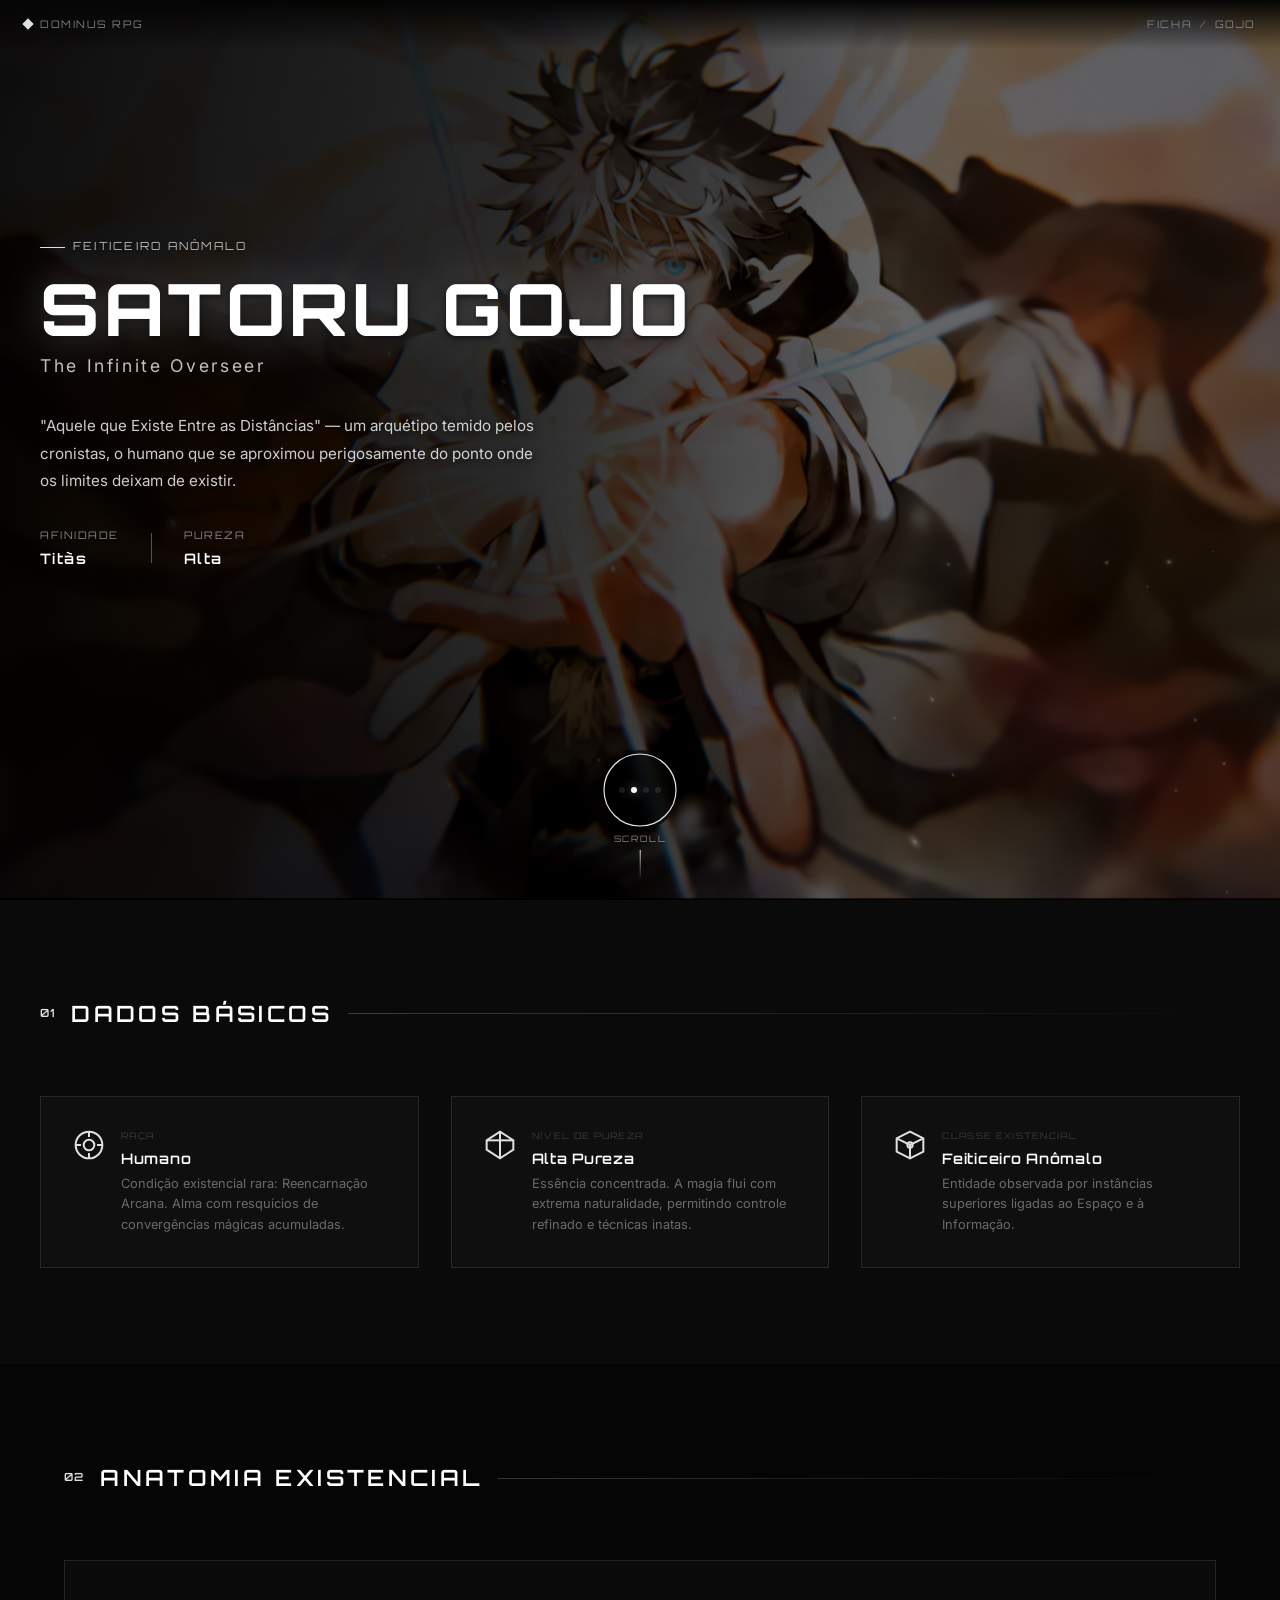
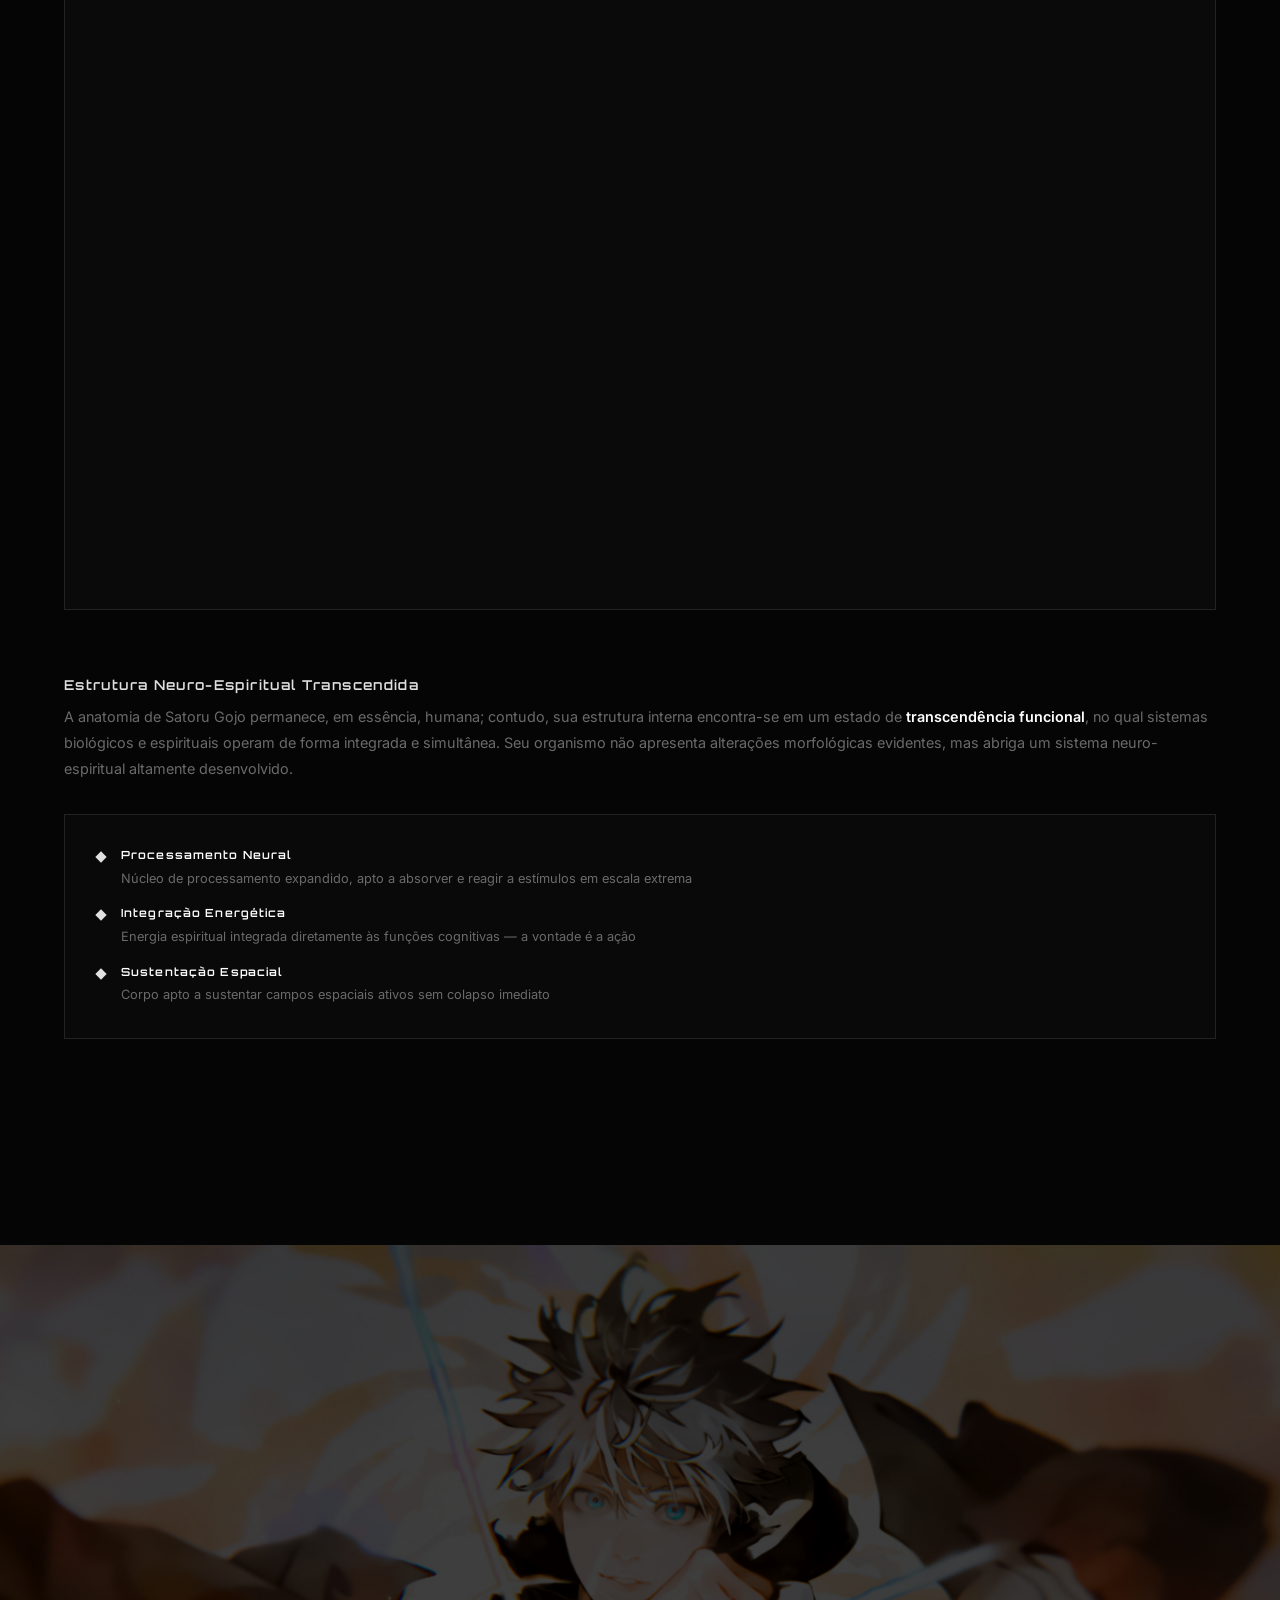
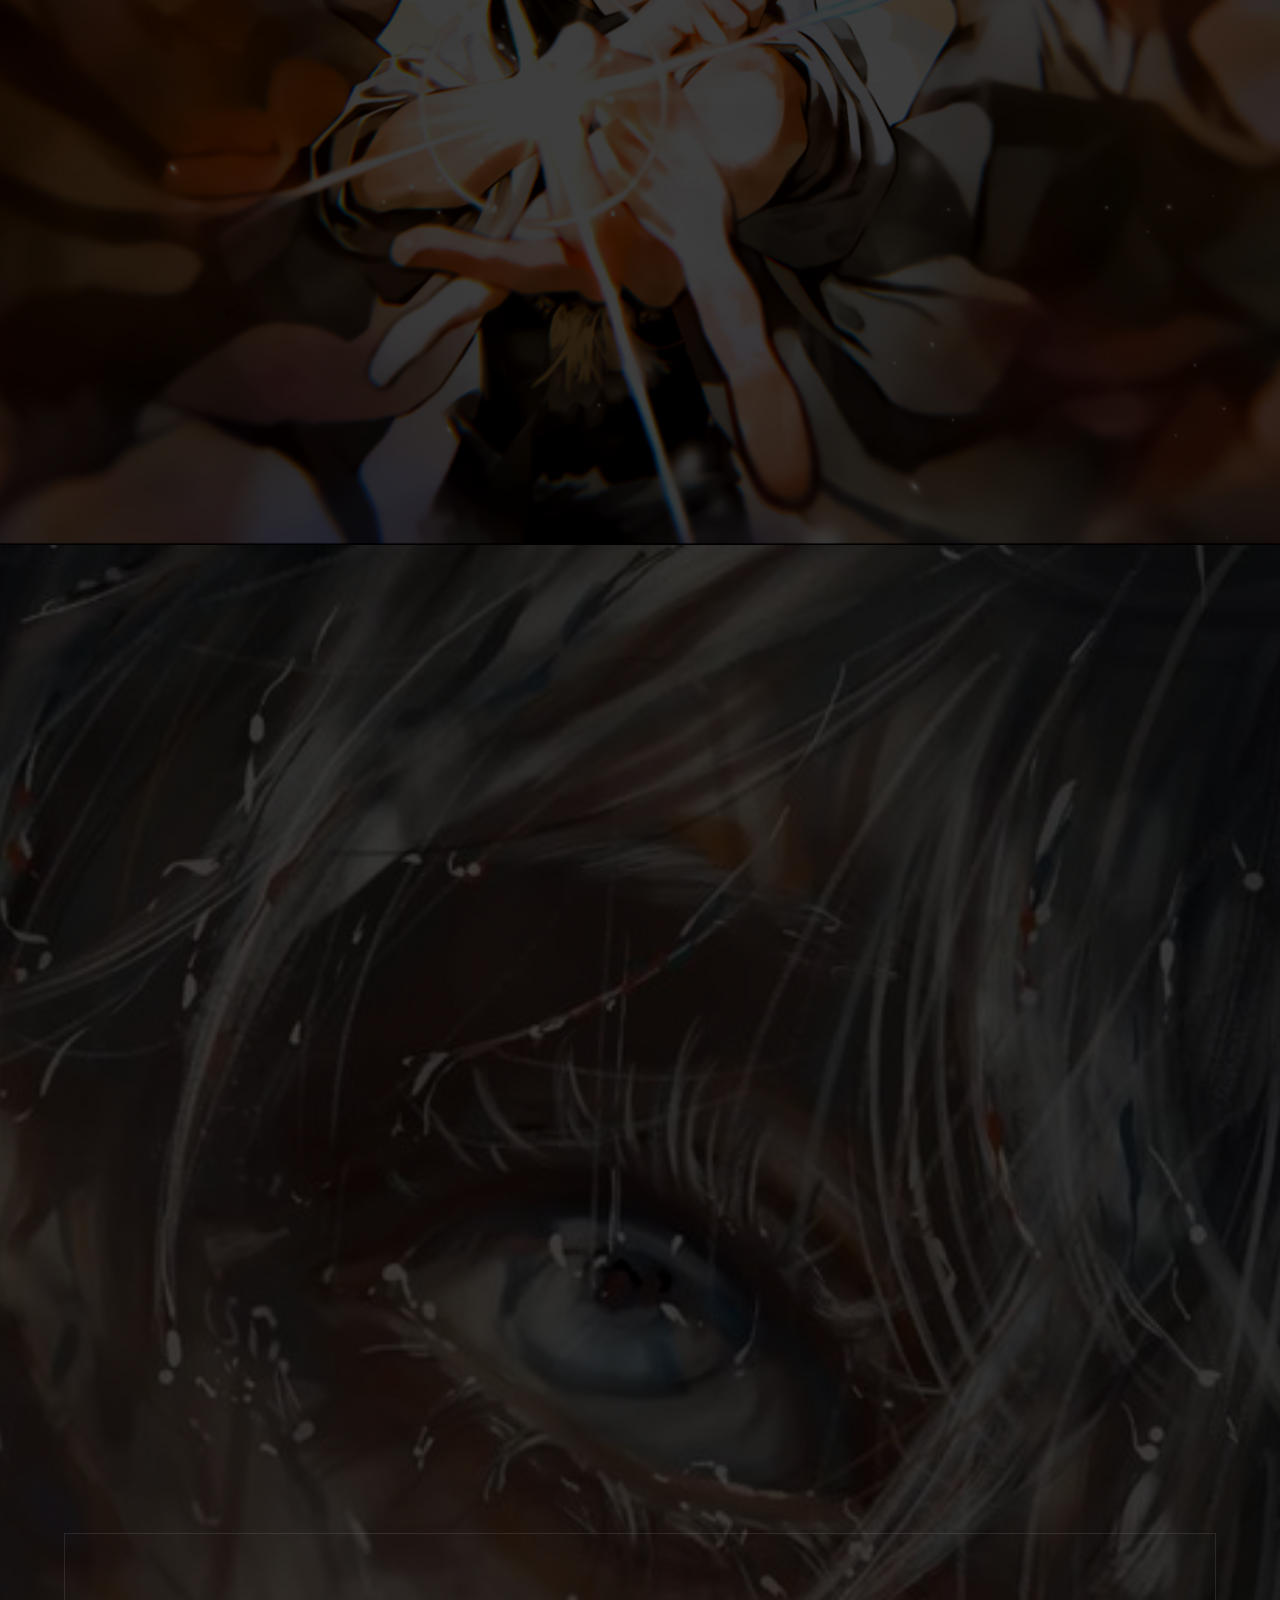
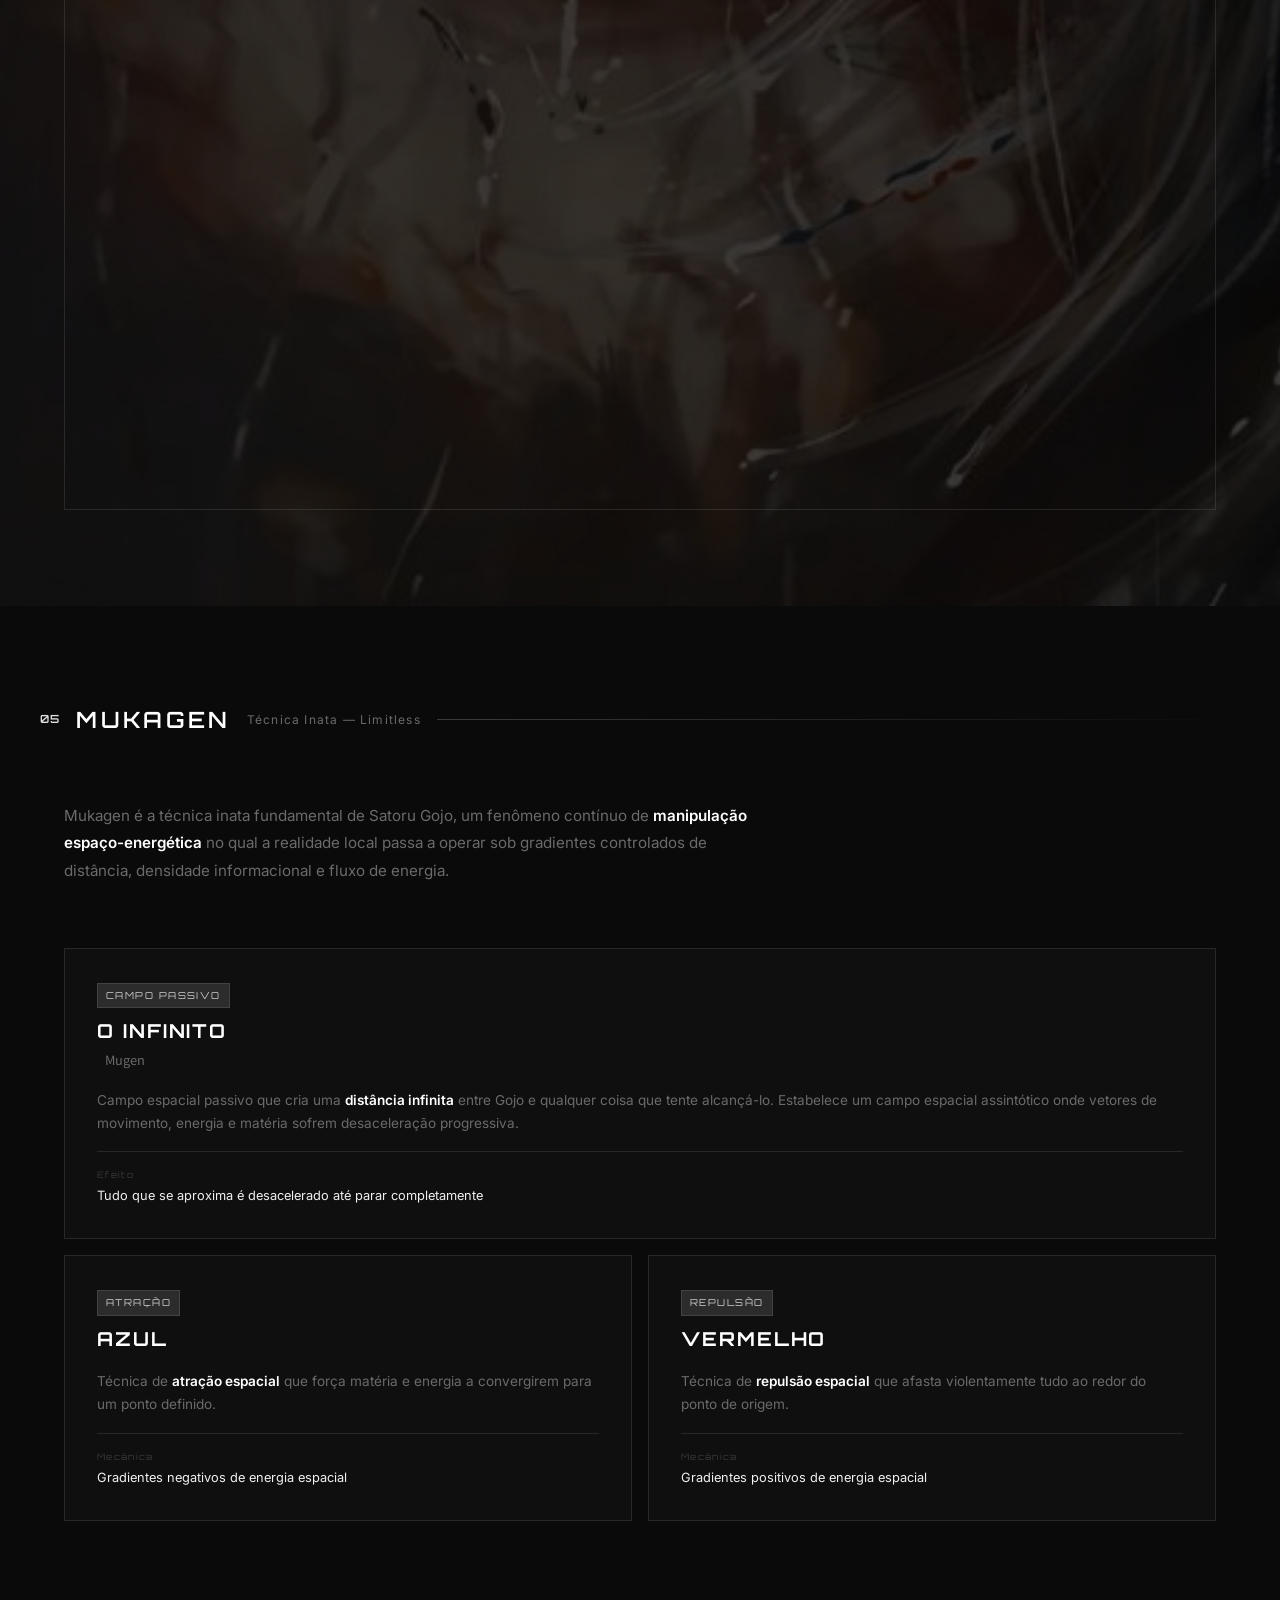
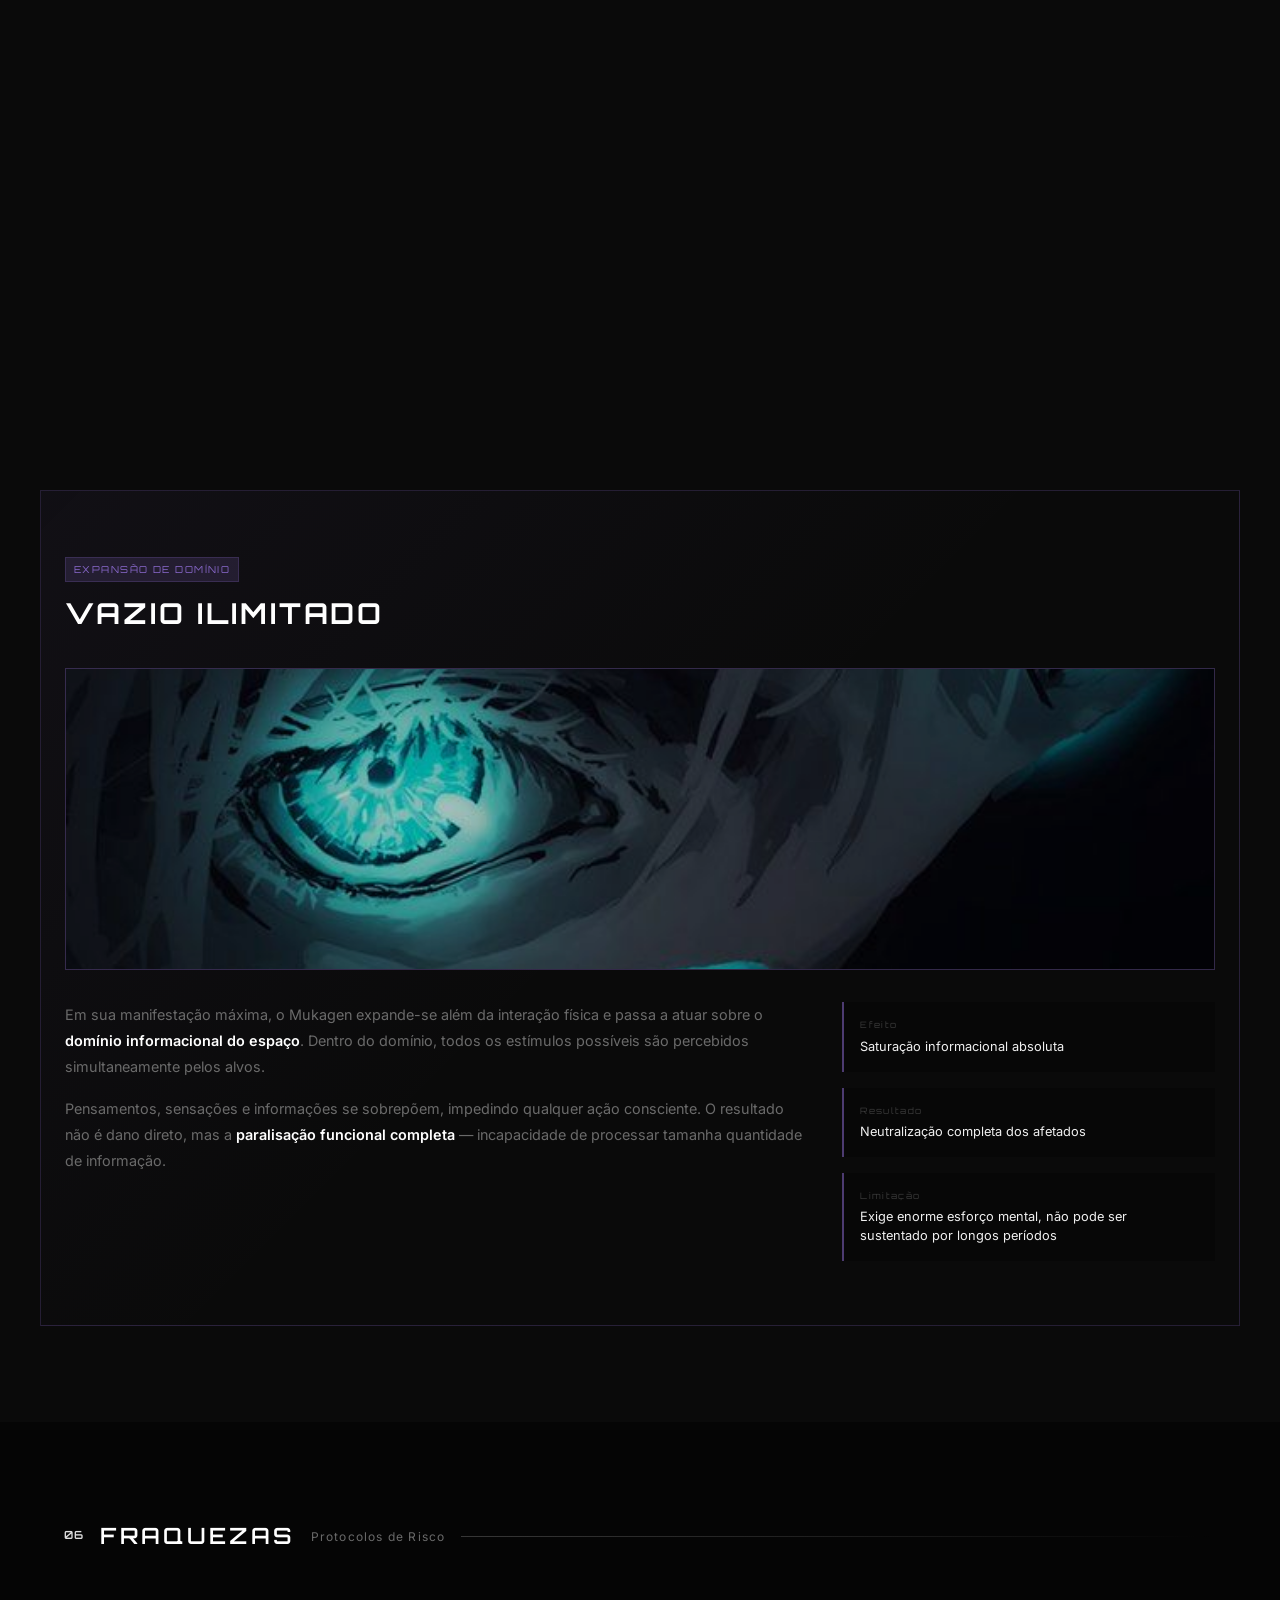
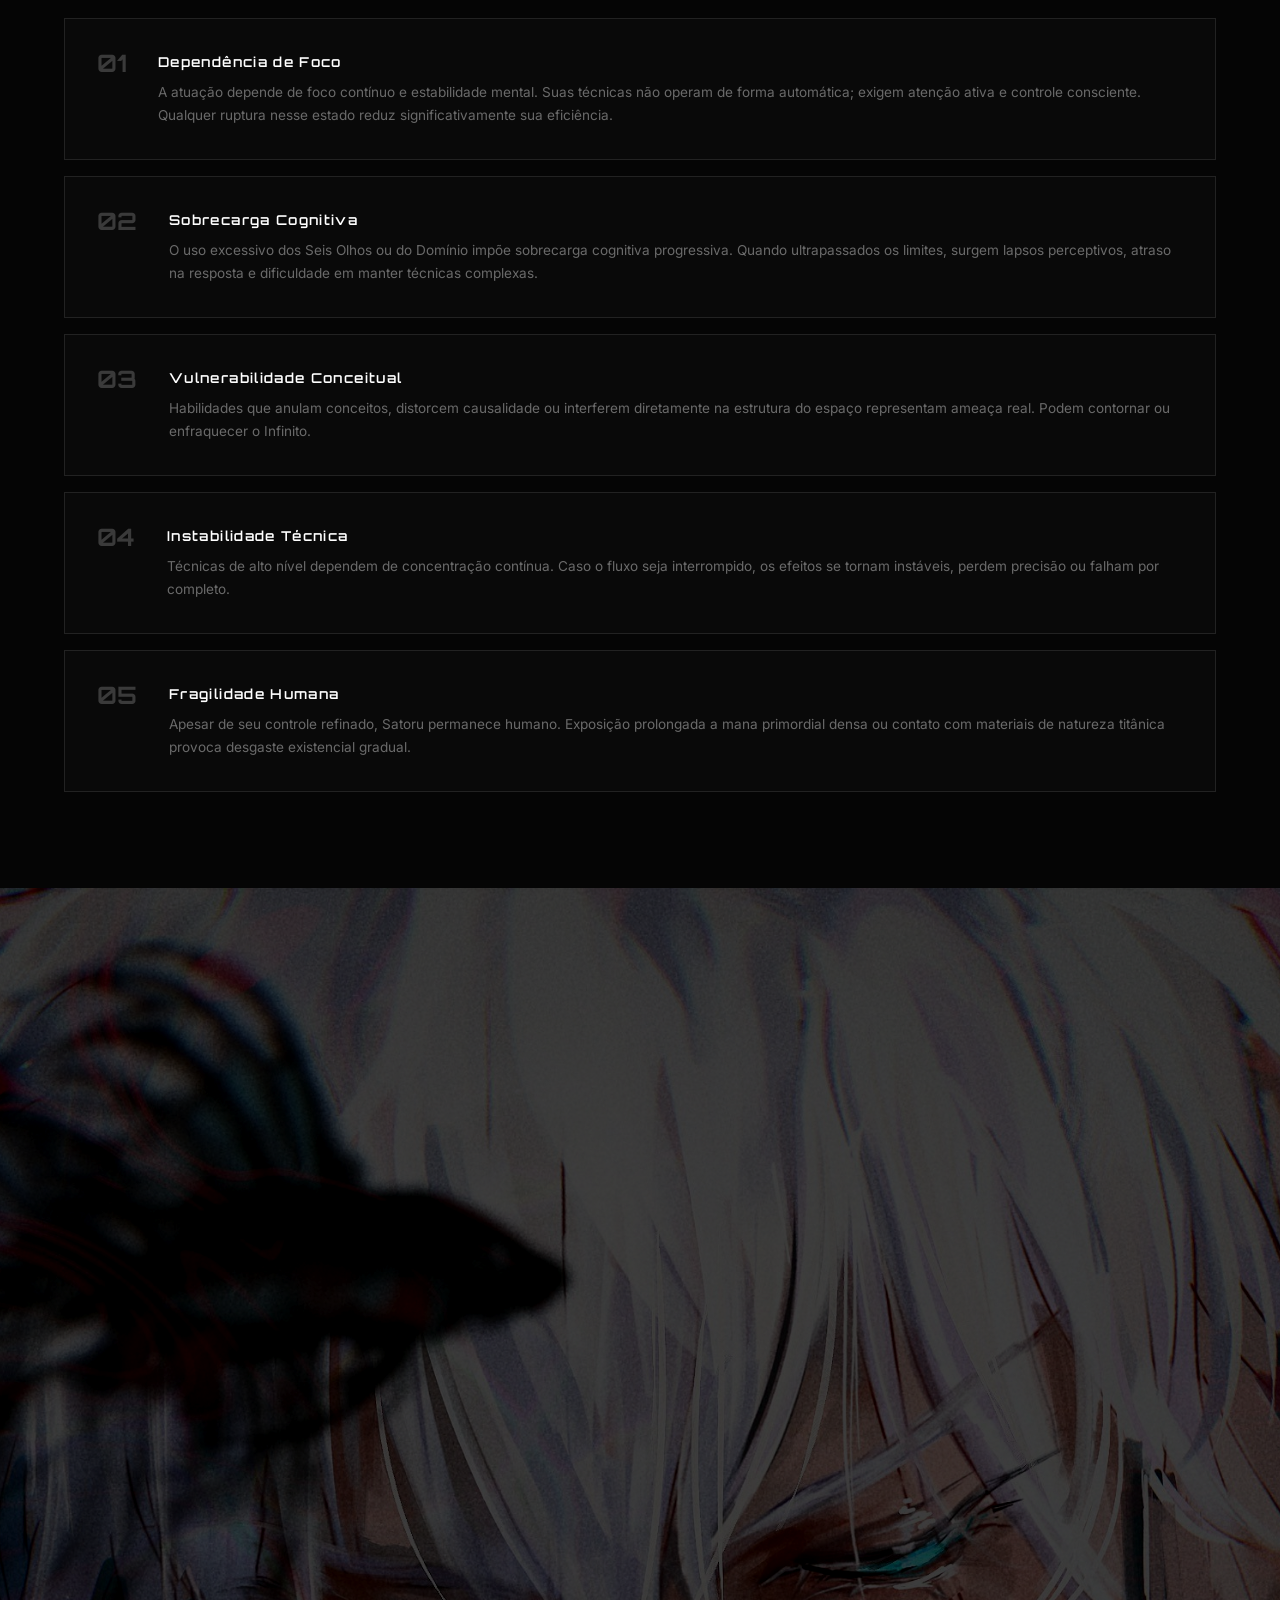
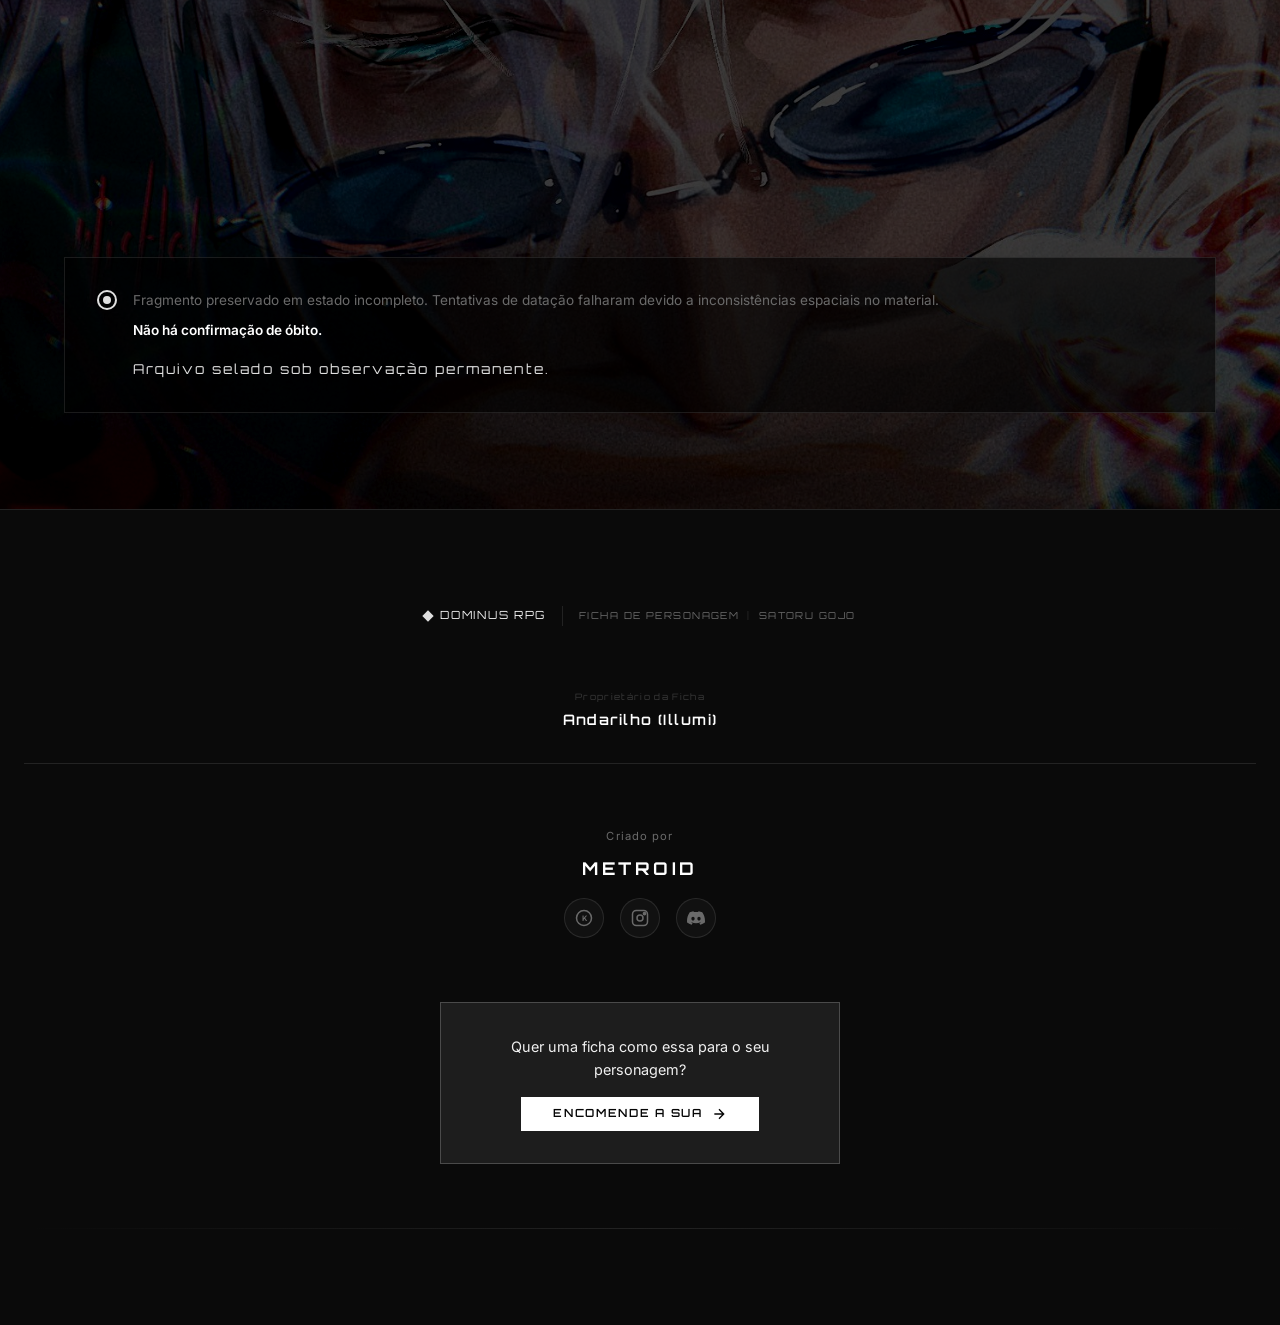
<file: DominusRPG/SatoruGojo/index.html>
<!DOCTYPE html>
<html lang="pt-BR">

<head>
    <meta charset="UTF-8">
    <meta name="viewport" content="width=device-width, initial-scale=1.0">
    <title>SATORU GOJO | Ficha de Personagem - Dominus RPG</title>
    <meta name="description"
        content="Ficha de personagem de Satoru Gojo, The Infinite Overseer - Feiticeiro Anômalo do Dominus RPG">

    <!-- Fonts -->
    <link rel="preconnect" href="https://fonts.googleapis.com">
    <link rel="preconnect" href="https://fonts.gstatic.com" crossorigin>
    <link
        href="https://fonts.googleapis.com/css2?family=Orbitron:wght@400;500;600;700;800;900&family=Inter:wght@300;400;500;600&family=Noto+Sans+JP:wght@300;400;500&display=swap"
        rel="stylesheet">

    <link rel="stylesheet" href="style.css?v=20260110144407">
</head>

<body>
    <!-- Decorative Lines -->
    <div class="deco-lines">
        <svg class="deco-line deco-line--left" viewBox="0 0 2 100" preserveAspectRatio="none">
            <line x1="1" y1="0" x2="1" y2="100" stroke="currentColor" stroke-width="1" />
        </svg>
        <svg class="deco-line deco-line--right" viewBox="0 0 2 100" preserveAspectRatio="none">
            <line x1="1" y1="0" x2="1" y2="100" stroke="currentColor" stroke-width="1" />
        </svg>
    </div>

    <!-- Header -->
    <header class="header">
        <div class="header__brand">
            <span class="header__logo"></span>
            <span class="header__text">DOMINUS RPG</span>
        </div>
        <nav class="header__nav">
            <span class="header__nav-item">FICHA</span>
            <span class="header__nav-divider">/</span>
            <span class="header__nav-item header__nav-item--active">GOJO</span>
        </nav>
    </header>

    <!-- Sidebar Navigation -->
    <nav class="sidebar" id="sidebar">
        <a href="#hero" class="sidebar__item active" data-section="hero" aria-label="Início">
            <svg viewBox="0 0 24 24" fill="none" stroke="currentColor" stroke-width="1.5">
                <circle cx="12" cy="12" r="3" />
                <path
                    d="M12 2v4M12 18v4M4.93 4.93l2.83 2.83M16.24 16.24l2.83 2.83M2 12h4M18 12h4M4.93 19.07l2.83-2.83M16.24 7.76l2.83-2.83" />
            </svg>
        </a>
        <a href="#dados" class="sidebar__item" data-section="dados" aria-label="Dados">
            <svg viewBox="0 0 24 24" fill="none" stroke="currentColor" stroke-width="1.5">
                <rect x="3" y="3" width="18" height="18" rx="2" />
                <path d="M9 9h6M9 13h6M9 17h4" />
            </svg>
        </a>
        <a href="#anatomia" class="sidebar__item" data-section="anatomia" aria-label="Anatomia">
            <svg viewBox="0 0 24 24" fill="none" stroke="currentColor" stroke-width="1.5">
                <circle cx="12" cy="5" r="3" />
                <path d="M12 8v8M8 12h8M12 16v4M8 20h8" />
            </svg>
        </a>
        <a href="#energia" class="sidebar__item" data-section="energia" aria-label="Energia">
            <svg viewBox="0 0 24 24" fill="none" stroke="currentColor" stroke-width="1.5">
                <polygon points="13,2 3,14 12,14 11,22 21,10 12,10" />
            </svg>
        </a>
        <a href="#seis-olhos" class="sidebar__item" data-section="seis-olhos" aria-label="Seis Olhos">
            <svg viewBox="0 0 24 24" fill="none" stroke="currentColor" stroke-width="1.5">
                <circle cx="12" cy="12" r="3" />
                <path d="M2 12s4-8 10-8 10 8 10 8-4 8-10 8-10-8-10-8z" />
            </svg>
        </a>
        <a href="#mukagen" class="sidebar__item" data-section="mukagen" aria-label="Mukagen">
            <svg viewBox="0 0 24 24" fill="none" stroke="currentColor" stroke-width="1.5">
                <circle cx="12" cy="12" r="10" />
                <circle cx="12" cy="12" r="6" />
                <circle cx="12" cy="12" r="2" />
            </svg>
        </a>
        <a href="#fraquezas" class="sidebar__item" data-section="fraquezas" aria-label="Fraquezas">
            <svg viewBox="0 0 24 24" fill="none" stroke="currentColor" stroke-width="1.5">
                <path d="M12 9v4M12 17h.01" />
                <path d="M10.29 3.86L1.82 18a2 2 0 001.71 3h16.94a2 2 0 001.71-3L13.71 3.86a2 2 0 00-3.42 0z" />
            </svg>
        </a>
        <a href="#historia" class="sidebar__item" data-section="historia" aria-label="História">
            <svg viewBox="0 0 24 24" fill="none" stroke="currentColor" stroke-width="1.5">
                <path d="M4 19.5A2.5 2.5 0 016.5 17H20" />
                <path d="M6.5 2H20v20H6.5A2.5 2.5 0 014 19.5v-15A2.5 2.5 0 016.5 2z" />
            </svg>
        </a>
    </nav>

    <main class="main">
        <!-- Hero Section with Image Carousel -->
        <section id="hero" class="hero">
            <div class="carousel" id="carousel">
                <div class="carousel__slides">
                    <div class="carousel__slide active">
                        <img src="Imagem aleatória para eventuais necessidades.jpg" alt="Satoru Gojo">
                    </div>
                    <div class="carousel__slide">
                        <img src="Imagem aleatoria para ventuais necessidades.jpg" alt="Satoru Gojo em combate">
                    </div>
                    <div class="carousel__slide">
                        <img src="Imagem Vazio Roxo.jpg" alt="Satoru Gojo poder">
                    </div>
                    <div class="carousel__slide">
                        <img src="Outra imagem vazio roxo, pode ser usada aleatoria também.jpg"
                            alt="Satoru Gojo domínio">
                    </div>
                </div>
                <div class="carousel__overlay">
                    <div class="hero__content">
                        <div class="hero__spacer"></div>
                        <div class="hero__label">
                            <span class="label-line"></span>
                            <span>FEITICEIRO ANÔMALO</span>
                        </div>
                        <h1 class="hero__title">
                            <span class="hero__title-main glitch-text" data-text="SATORU GOJO">SATORU GOJO</span>
                            <span class="hero__title-sub">The Infinite Overseer</span>
                        </h1>
                        <p class="hero__description">
                            "Aquele que Existe Entre as Distâncias" — um arquétipo temido pelos cronistas, o humano que
                            se aproximou perigosamente do ponto onde os limites deixam de existir.
                        </p>
                        <div class="hero__meta">
                            <div class="meta-item">
                                <span class="meta-label">AFINIDADE</span>
                                <span class="meta-value">Titãs</span>
                            </div>
                            <div class="meta-divider"></div>
                            <div class="meta-item">
                                <span class="meta-label">PUREZA</span>
                                <span class="meta-value">Alta</span>
                            </div>
                        </div>
                    </div>
                </div>
                <!-- Ethereal Circle Control -->
                <div class="carousel__control" id="carouselControl">
                    <svg class="carousel__circle" viewBox="0 0 100 100">
                        <circle class="carousel__circle-bg" cx="50" cy="50" r="45" />
                        <circle class="carousel__circle-progress" cx="50" cy="50" r="45" />
                    </svg>
                    <div class="carousel__dots">
                        <span class="carousel__dot active"></span>
                        <span class="carousel__dot"></span>
                        <span class="carousel__dot"></span>
                        <span class="carousel__dot"></span>
                    </div>
                </div>
            </div>
            <div class="hero__scroll-indicator">
                <span>SCROLL</span>
                <div class="scroll-line"></div>
            </div>
        </section>

        <!-- Dados Básicos Section -->
        <section id="dados" class="section section--dark">
            <div class="section__header">
                <div class="section__number">01</div>
                <h2 class="section__title glitch-text" data-text="DADOS BÁSICOS">DADOS BÁSICOS</h2>
                <div class="section__line"></div>
            </div>

            <div class="data-grid">
                <div class="data-card">
                    <div class="data-card__icon">
                        <svg viewBox="0 0 24 24" fill="none" stroke="currentColor" stroke-width="1.5">
                            <circle cx="12" cy="12" r="10" />
                            <path d="M12 2v4M12 18v4M2 12h4M18 12h4" />
                            <circle cx="12" cy="12" r="4" />
                        </svg>
                    </div>
                    <div class="data-card__content">
                        <span class="data-card__label">RAÇA</span>
                        <span class="data-card__value">Humano</span>
                        <span class="data-card__desc">Condição existencial rara: Reencarnação Arcana. Alma com
                            resquícios de convergências mágicas acumuladas.</span>
                    </div>
                </div>

                <div class="data-card">
                    <div class="data-card__icon">
                        <svg viewBox="0 0 24 24" fill="none" stroke="currentColor" stroke-width="1.5">
                            <polygon points="12,2 22,8.5 22,15.5 12,22 2,15.5 2,8.5" />
                            <line x1="12" y1="2" x2="12" y2="22" />
                            <line x1="2" y1="8.5" x2="22" y2="8.5" />
                        </svg>
                    </div>
                    <div class="data-card__content">
                        <span class="data-card__label">NÍVEL DE PUREZA</span>
                        <span class="data-card__value">Alta Pureza</span>
                        <span class="data-card__desc">Essência concentrada. A magia flui com extrema naturalidade,
                            permitindo controle refinado e técnicas inatas.</span>
                    </div>
                </div>

                <div class="data-card">
                    <div class="data-card__icon">
                        <svg viewBox="0 0 24 24" fill="none" stroke="currentColor" stroke-width="1.5">
                            <path d="M12 2L2 7v10l10 5 10-5V7L12 2z" />
                            <path d="M12 22V12" />
                            <path d="M2 7l10 5 10-5" />
                            <circle cx="12" cy="12" r="2" />
                        </svg>
                    </div>
                    <div class="data-card__content">
                        <span class="data-card__label">CLASSE EXISTENCIAL</span>
                        <span class="data-card__value">Feiticeiro Anômalo</span>
                        <span class="data-card__desc">Entidade observada por instâncias superiores ligadas ao Espaço e à
                            Informação.</span>
                    </div>
                </div>
            </div>
        </section>

        <!-- Anatomia Section with 3D Model -->
        <section id="anatomia" class="section">
            <div class="section__header">
                <div class="section__number">02</div>
                <h2 class="section__title glitch-text" data-text="ANATOMIA EXISTENCIAL">ANATOMIA EXISTENCIAL</h2>
                <div class="section__line"></div>
            </div>

            <!-- 3D Model Embed -->
            <div class="model-3d">
                <div class="model-3d__container">
                    <iframe id="sketchfab-model" title="Modelo 3D - Satoru Gojo" frameborder="0" allowfullscreen
                        mozallowfullscreen="true" webkitallowfullscreen="true"
                        allow="autoplay; fullscreen; xr-spatial-tracking"
                        src="https://sketchfab.com/models/afb43273284848f79637f1bf71b9b361/embed?autostart=1&ui_controls=0&ui_infos=0&ui_inspector=0&ui_stop=0&ui_watermark=0&ui_hint=0&ui_ar=0&ui_help=0&ui_settings=0&ui_vr=0&ui_fullscreen=0&ui_annotations=0&preload=1">
                    </iframe>
                </div>
            </div>

            <div class="anatomy-content">
                <div class="anatomy-block">
                    <h3 class="anatomy-block__title">Estrutura Neuro-Espiritual Transcendida</h3>
                    <p class="anatomy-block__text">
                        A anatomia de Satoru Gojo permanece, em essência, humana; contudo, sua estrutura interna
                        encontra-se em um estado de <strong>transcendência funcional</strong>, no qual sistemas
                        biológicos e espirituais operam de forma integrada e simultânea. Seu organismo não apresenta
                        alterações morfológicas evidentes, mas abriga um sistema neuro-espiritual altamente
                        desenvolvido.
                    </p>
                </div>

                <div class="anatomy-details">
                    <div class="anatomy-detail">
                        <span class="anatomy-detail__icon"></span>
                        <div class="anatomy-detail__content">
                            <span class="anatomy-detail__label">Processamento Neural</span>
                            <span class="anatomy-detail__value">Núcleo de processamento expandido, apto a absorver e
                                reagir a estímulos em escala extrema</span>
                        </div>
                    </div>
                    <div class="anatomy-detail">
                        <span class="anatomy-detail__icon"></span>
                        <div class="anatomy-detail__content">
                            <span class="anatomy-detail__label">Integração Energética</span>
                            <span class="anatomy-detail__value">Energia espiritual integrada diretamente às funções
                                cognitivas — a vontade é a ação</span>
                        </div>
                    </div>
                    <div class="anatomy-detail">
                        <span class="anatomy-detail__icon"></span>
                        <div class="anatomy-detail__content">
                            <span class="anatomy-detail__label">Sustentação Espacial</span>
                            <span class="anatomy-detail__value">Corpo apto a sustentar campos espaciais ativos sem
                                colapso imediato</span>
                        </div>
                    </div>
                </div>

                <div class="anatomy-warning">
                    <span class="anatomy-warning__icon"></span>
                    <p>Tal anatomia viabiliza técnicas de altíssima complexidade, mas impõe exigências severas.
                        <strong>Foco contínuo, estabilidade mental e clareza volitiva</strong> são condições
                        indispensáveis.
                    </p>
                </div>
            </div>
        </section>

        <!-- Energia Espiritual Section - Image Background -->
        <section id="energia" class="section section--image-bg"
            style="--bg-image: url('Imagem aleatoria para ventuais necessidades.jpg')">
            <div class="section__overlay">
                <div class="section__header">
                    <div class="section__number">03</div>
                    <h2 class="section__title glitch-text" data-text="ENERGIA ESPIRITUAL">ENERGIA ESPIRITUAL</h2>
                    <div class="section__line"></div>
                </div>

                <div class="energy-content">
                    <div class="energy-block">
                        <h3 class="energy-block__title">Energia Amaldiçoada</h3>
                        <p class="energy-block__text">
                            A fonte do poder de Satoru Gojo reside na manipulação de uma forma altamente especializada
                            de energia espiritual, cuja característica central não é a quantidade, mas a
                            <strong>resposta direta à intenção consciente</strong> do operador.
                        </p>
                    </div>

                    <div class="energy-properties">
                        <div class="energy-property">
                            <div class="energy-property__header">
                                <span class="energy-property__icon"></span>
                                <span class="energy-property__title">Estado Basal</span>
                            </div>
                            <p class="energy-property__desc">Fluxo contínuo de densidade extremamente baixa, quase
                                imperceptível, comportando-se como fluido gasoso rarefeito.</p>
                        </div>
                        <div class="energy-property">
                            <div class="energy-property__header">
                                <span class="energy-property__icon"></span>
                                <span class="energy-property__title">Manipulação Ativa</span>
                            </div>
                            <p class="energy-property__desc">Torna-se parcialmente tangível, deixando rastros residuais
                                de coloração azul etérea por variações no índice de refração espacial.</p>
                        </div>
                        <div class="energy-property">
                            <div class="energy-property__header">
                                <span class="energy-property__icon"></span>
                                <span class="energy-property__title">Regime Dual</span>
                            </div>
                            <p class="energy-property__desc">Opera ora como campo difuso ambiental, ora como extrato
                                energético concentrado. Estabilidade mantida por coerência cognitiva.</p>
                        </div>
                    </div>
                </div>
            </div>
        </section>

        <!-- Seis Olhos Section - Image Background -->
        <section id="seis-olhos" class="section section--image-bg"
            style="--bg-image: url('Imagem para menção dos seis olhos.jpg')">
            <div class="section__overlay">
                <div class="section__header">
                    <div class="section__number">04</div>
                    <h2 class="section__title glitch-text" data-text="OS SEIS OLHOS">OS SEIS OLHOS</h2>
                    <div class="section__subtitle">Órgão Especial</div>
                    <div class="section__line"></div>
                </div>

                <div class="eyes-content">
                    <p class="eyes-intro">
                        Os Seis Olhos são um <strong>órgão cognitivo anômalo</strong> que concede a Gojo percepção
                        absoluta do ambiente próximo. Opera como um sistema de leitura e processamento de informação em
                        escala sobre-humana.
                    </p>

                    <div class="eyes-capabilities">
                        <div class="eyes-capability">
                            <span class="eyes-capability__number">01</span>
                            <div class="eyes-capability__content">
                                <span class="eyes-capability__title">Leitura Energética</span>
                                <span class="eyes-capability__desc">Leitura precisa de fluxos de energia e
                                    microvariações espaciais</span>
                            </div>
                        </div>
                        <div class="eyes-capability">
                            <span class="eyes-capability__number">02</span>
                            <div class="eyes-capability__content">
                                <span class="eyes-capability__title">Análise Instantânea</span>
                                <span class="eyes-capability__desc">Análise de movimentos, intenções e vetores de ação
                                    em tempo real</span>
                            </div>
                        </div>
                        <div class="eyes-capability">
                            <span class="eyes-capability__number">03</span>
                            <div class="eyes-capability__content">
                                <span class="eyes-capability__title">Otimização Extrema</span>
                                <span class="eyes-capability__desc">Consumo energético otimizado com coerência constante
                                    do campo</span>
                            </div>
                        </div>
                    </div>

                    <div class="eyes-warning">
                        O uso constante impõe <strong>sobrecarga mental progressiva</strong>, podendo levar à exaustão
                        cognitiva. Processamento extremamente eficiente, mas com carga mental cumulativa.
                    </div>

                    <!-- Video Showcase -->
                    <div class="eyes-video">
                        <video id="eyesVideo" class="eyes-video__player" loop muted playsinline>
                            <source
                                src="Video aleatorio para ser usado (o vídeo deve ser girado para a esquerda pra usar).mp4"
                                type="video/mp4">
                        </video>
                    </div>
                </div>
            </div>
        </section>

        <!-- Mukagen / Limitless Section -->
        <section id="mukagen" class="section section--dark">
            <div class="section__header">
                <div class="section__number">05</div>
                <h2 class="section__title glitch-text" data-text="MUKAGEN">MUKAGEN</h2>
                <div class="section__subtitle">Técnica Inata — Limitless</div>
                <div class="section__line"></div>
            </div>

            <div class="mukagen-intro">
                <p>Mukagen é a técnica inata fundamental de Satoru Gojo, um fenômeno contínuo de <strong>manipulação
                        espaço-energética</strong> no qual a realidade local passa a operar sob gradientes controlados
                    de distância, densidade informacional e fluxo de energia.</p>
            </div>

            <!-- Gimmicks Grid -->
            <div class="gimmicks-grid">
                <!-- O Infinito -->
                <article class="gimmick-card gimmick-card--featured">
                    <div class="gimmick-card__header">
                        <span class="gimmick-card__tag">CAMPO PASSIVO</span>
                        <h3 class="gimmick-card__title">O INFINITO</h3>
                        <span class="gimmick-card__jp">Mugen</span>
                    </div>
                    <div class="gimmick-card__content">
                        <p>Campo espacial passivo que cria uma <strong>distância infinita</strong> entre Gojo e qualquer
                            coisa que tente alcançá-lo. Estabelece um campo espacial assintótico onde vetores de
                            movimento, energia e matéria sofrem desaceleração progressiva.</p>
                        <div class="gimmick-card__detail">
                            <span class="gimmick-card__detail-label">Efeito</span>
                            <span class="gimmick-card__detail-value">Tudo que se aproxima é desacelerado até parar
                                completamente</span>
                        </div>
                    </div>
                </article>

                <!-- Azul -->
                <article class="gimmick-card">
                    <div class="gimmick-card__header">
                        <span class="gimmick-card__tag">ATRAÇÃO</span>
                        <h3 class="gimmick-card__title">AZUL</h3>
                    </div>
                    <div class="gimmick-card__content">
                        <p>Técnica de <strong>atração espacial</strong> que força matéria e energia a convergirem para
                            um ponto definido.</p>
                        <div class="gimmick-card__detail">
                            <span class="gimmick-card__detail-label">Mecânica</span>
                            <span class="gimmick-card__detail-value">Gradientes negativos de energia espacial</span>
                        </div>
                    </div>
                </article>

                <!-- Vermelho -->
                <article class="gimmick-card">
                    <div class="gimmick-card__header">
                        <span class="gimmick-card__tag">REPULSÃO</span>
                        <h3 class="gimmick-card__title">VERMELHO</h3>
                    </div>
                    <div class="gimmick-card__content">
                        <p>Técnica de <strong>repulsão espacial</strong> que afasta violentamente tudo ao redor do ponto
                            de origem.</p>
                        <div class="gimmick-card__detail">
                            <span class="gimmick-card__detail-label">Mecânica</span>
                            <span class="gimmick-card__detail-value">Gradientes positivos de energia espacial</span>
                        </div>
                    </div>
                </article>

                <!-- Roxo -->
                <article class="gimmick-card gimmick-card--accent">
                    <div class="gimmick-card__header">
                        <span class="gimmick-card__tag">ANIQUILAÇÃO</span>
                        <h3 class="gimmick-card__title">ROXO</h3>
                    </div>
                    <div class="gimmick-card__content">
                        <p>Combinação de Azul e Vermelho, resultando na <strong>aniquilação da matéria</strong>
                            atingida. Zonas de estresse espaço-energético desestabilizam estruturas em nível
                            fundamental.</p>
                        <div class="gimmick-card__detail">
                            <span class="gimmick-card__detail-label">Resultado</span>
                            <span class="gimmick-card__detail-value">Colapso físico da matéria atingida</span>
                        </div>
                    </div>
                    <div class="gimmick-card__image">
                        <img src="Imagem Vazio Roxo.jpg" alt="Hollow Purple">
                    </div>
                </article>
            </div>

            <!-- Expansão de Domínio -->
            <div class="domain-section">
                <div class="domain-header">
                    <span class="domain-tag">EXPANSÃO DE DOMÍNIO</span>
                    <h3 class="domain-title glitch-text" data-text="VAZIO ILIMITADO">VAZIO ILIMITADO</h3>
                </div>
                <div class="domain-image">
                    <img src="Imagem para menção da expansão Muryo Kusho.jpg" alt="Vazio Ilimitado">
                </div>
                <div class="domain-content">
                    <div class="domain-description">
                        <p>Em sua manifestação máxima, o Mukagen expande-se além da interação física e passa a atuar
                            sobre o <strong>domínio informacional do espaço</strong>. Dentro do domínio, todos os
                            estímulos possíveis são percebidos simultaneamente pelos alvos.</p>
                        <p>Pensamentos, sensações e informações se sobrepõem, impedindo qualquer ação consciente. O
                            resultado não é dano direto, mas a <strong>paralisação funcional completa</strong> —
                            incapacidade de processar tamanha quantidade de informação.</p>
                    </div>
                    <div class="domain-details">
                        <div class="domain-detail">
                            <span class="domain-detail__label">Efeito</span>
                            <span class="domain-detail__value">Saturação informacional absoluta</span>
                        </div>
                        <div class="domain-detail">
                            <span class="domain-detail__label">Resultado</span>
                            <span class="domain-detail__value">Neutralização completa dos afetados</span>
                        </div>
                        <div class="domain-detail">
                            <span class="domain-detail__label">Limitação</span>
                            <span class="domain-detail__value">Exige enorme esforço mental, não pode ser sustentado por
                                longos períodos</span>
                        </div>
                    </div>
                </div>
            </div>
        </section>

        <!-- Fraquezas Section -->
        <section id="fraquezas" class="section">
            <div class="section__header">
                <div class="section__number">06</div>
                <h2 class="section__title glitch-text" data-text="FRAQUEZAS">FRAQUEZAS</h2>
                <div class="section__subtitle">Protocolos de Risco</div>
                <div class="section__line"></div>
            </div>

            <div class="weaknesses">
                <div class="weakness">
                    <div class="weakness__number">01</div>
                    <div class="weakness__content">
                        <h4 class="weakness__title">Dependência de Foco</h4>
                        <p class="weakness__text">A atuação depende de foco contínuo e estabilidade mental. Suas
                            técnicas não operam de forma automática; exigem atenção ativa e controle consciente.
                            Qualquer ruptura nesse estado reduz significativamente sua eficiência.</p>
                    </div>
                </div>

                <div class="weakness">
                    <div class="weakness__number">02</div>
                    <div class="weakness__content">
                        <h4 class="weakness__title">Sobrecarga Cognitiva</h4>
                        <p class="weakness__text">O uso excessivo dos Seis Olhos ou do Domínio impõe sobrecarga
                            cognitiva progressiva. Quando ultrapassados os limites, surgem lapsos perceptivos, atraso na
                            resposta e dificuldade em manter técnicas complexas.</p>
                    </div>
                </div>

                <div class="weakness">
                    <div class="weakness__number">03</div>
                    <div class="weakness__content">
                        <h4 class="weakness__title">Vulnerabilidade Conceitual</h4>
                        <p class="weakness__text">Habilidades que anulam conceitos, distorcem causalidade ou interferem
                            diretamente na estrutura do espaço representam ameaça real. Podem contornar ou enfraquecer o
                            Infinito.</p>
                    </div>
                </div>

                <div class="weakness">
                    <div class="weakness__number">04</div>
                    <div class="weakness__content">
                        <h4 class="weakness__title">Instabilidade Técnica</h4>
                        <p class="weakness__text">Técnicas de alto nível dependem de concentração contínua. Caso o fluxo
                            seja interrompido, os efeitos se tornam instáveis, perdem precisão ou falham por completo.
                        </p>
                    </div>
                </div>

                <div class="weakness">
                    <div class="weakness__number">05</div>
                    <div class="weakness__content">
                        <h4 class="weakness__title">Fragilidade Humana</h4>
                        <p class="weakness__text">Apesar de seu controle refinado, Satoru permanece humano. Exposição
                            prolongada a mana primordial densa ou contato com materiais de natureza titânica provoca
                            desgaste existencial gradual.</p>
                    </div>
                </div>
            </div>
        </section>

        <!-- História Section - Image Background -->
        <section id="historia" class="section section--image-bg"
            style="--bg-image: url('Imagem aleatória para eventuais necessidades.jpg')">
            <div class="section__overlay">
                <div class="section__header">
                    <div class="section__number">07</div>
                    <h2 class="section__title glitch-text" data-text="HISTÓRIA">HISTÓRIA</h2>
                    <div class="section__subtitle">Arquivos do Entre-Espaço</div>
                    <div class="section__line"></div>
                </div>

                <div class="history-content">
                    <div class="history-fragment">
                        <span class="history-fragment__tag">FRAGMENTO PRESERVADO</span>
                        <p>Os registros mais antigos mencionam Satoru Gojo como um <strong>evento raro entre os
                                humanos</strong>, associado ao fenômeno que os estudiosos posteriores chamariam de
                            Reencarnação Arcana. Sua existência apresentava ressonância mágica acumulada, incompatível
                            com padrões humanos ordinários.</p>
                    </div>

                    <div class="history-block">
                        <h3 class="history-block__title">Manifestação Inata</h3>
                        <p>É registrado que Gojo manifestava uma técnica inata denominada Mugen, cuja natureza redefinia
                            a distância entre ele e qualquer interação externa. O fenômeno não era aprendido nem
                            conjurado por meios convencionais, sendo descrito como uma <strong>condição permanente de
                                separação espacial</strong>.</p>
                    </div>

                    <div class="history-block">
                        <h3 class="history-block__title">Extinção do Clã</h3>
                        <p>Com o passar do tempo, conflitos, eventos anômalos e desaparecimentos sucessivos levaram à
                            extinção completa do clã. Após esse período, os registros tornam-se fragmentários. Há
                            menções recorrentes a um indivíduo solitário, atravessando regiões distintas, envolvido em
                            confrontos onde o espaço apresentava distorções severas.</p>
                    </div>

                    <blockquote class="history-quote">
                        "O humano que se aproximou perigosamente do ponto onde os limites deixam de existir."
                    </blockquote>

                    <div class="history-seal">
                        <span class="history-seal__icon"></span>
                        <div class="history-seal__content">
                            <p>Fragmento preservado em estado incompleto. Tentativas de datação falharam devido a
                                inconsistências espaciais no material.</p>
                            <p><strong>Não há confirmação de óbito.</strong></p>
                            <p class="history-seal__warning">Arquivo selado sob observação permanente.</p>
                        </div>
                    </div>
                </div>
            </div>
        </section>
    </main>

    <!-- Footer -->
    <footer class="footer">
        <div class="footer__content">
            <div class="footer__brand">
                <span class="footer__logo"></span>
                <span>DOMINUS RPG</span>
            </div>
            <div class="footer__divider"></div>
            <div class="footer__info">
                <span>FICHA DE PERSONAGEM</span>
                <span class="footer__separator">|</span>
                <span>SATORU GOJO</span>
            </div>
        </div>

        <div class="footer__owner">
            <span class="footer__owner-label">Proprietário da Ficha</span>
            <span class="footer__owner-name">Andarilho (Illumi)</span>
        </div>

        <div class="footer__creator">
            <span class="footer__creator-text">Criado por</span>
            <span class="footer__creator-name">METROID</span>
            <div class="footer__socials">
                <a href="https://kyodo.app/s/u/metroid" target="_blank" rel="noopener" class="footer__social"
                    aria-label="Kyodo">
                    <svg viewBox="0 0 24 24" fill="currentColor">
                        <circle cx="12" cy="12" r="10" fill="none" stroke="currentColor" stroke-width="2" />
                        <text x="12" y="16" text-anchor="middle" font-size="10" font-weight="bold">K</text>
                    </svg>
                </a>
                <a href="https://instagram.com/metroid.designer" target="_blank" rel="noopener" class="footer__social"
                    aria-label="Instagram">
                    <svg viewBox="0 0 24 24" fill="none" stroke="currentColor" stroke-width="2">
                        <rect x="2" y="2" width="20" height="20" rx="5" />
                        <circle cx="12" cy="12" r="4" />
                        <circle cx="18" cy="6" r="1.5" fill="currentColor" />
                    </svg>
                </a>
                <a href="https://discord.com/users/sirvant.saint" target="_blank" rel="noopener" class="footer__social"
                    aria-label="Discord">
                    <svg viewBox="0 0 24 24" fill="currentColor">
                        <path
                            d="M20.317 4.37a19.791 19.791 0 0 0-4.885-1.515.074.074 0 0 0-.079.037c-.21.375-.444.864-.608 1.25a18.27 18.27 0 0 0-5.487 0 12.64 12.64 0 0 0-.617-1.25.077.077 0 0 0-.079-.037A19.736 19.736 0 0 0 3.677 4.37a.07.07 0 0 0-.032.027C.533 9.046-.32 13.58.099 18.057a.082.082 0 0 0 .031.057 19.9 19.9 0 0 0 5.993 3.03.078.078 0 0 0 .084-.028 14.09 14.09 0 0 0 1.226-1.994.076.076 0 0 0-.041-.106 13.107 13.107 0 0 1-1.872-.892.077.077 0 0 1-.008-.128 10.2 10.2 0 0 0 .372-.292.074.074 0 0 1 .077-.01c3.928 1.793 8.18 1.793 12.062 0a.074.074 0 0 1 .078.01c.12.098.246.198.373.292a.077.077 0 0 1-.006.127 12.299 12.299 0 0 1-1.873.892.077.077 0 0 0-.041.107c.36.698.772 1.362 1.225 1.993a.076.076 0 0 0 .084.028 19.839 19.839 0 0 0 6.002-3.03.077.077 0 0 0 .032-.054c.5-5.177-.838-9.674-3.549-13.66a.061.061 0 0 0-.031-.03zM8.02 15.33c-1.183 0-2.157-1.085-2.157-2.419 0-1.333.956-2.419 2.157-2.419 1.21 0 2.176 1.096 2.157 2.42 0 1.333-.956 2.418-2.157 2.418zm7.975 0c-1.183 0-2.157-1.085-2.157-2.419 0-1.333.955-2.419 2.157-2.419 1.21 0 2.176 1.096 2.157 2.42 0 1.333-.946 2.418-2.157 2.418z" />
                    </svg>
                </a>
            </div>
        </div>

        <div class="footer__cta">
            <p class="footer__cta-text">Quer uma ficha como essa para o seu personagem?</p>
            <a href="https://instagram.com/metroid.designer" target="_blank" rel="noopener" class="footer__cta-button">
                <span>ENCOMENDE A SUA</span>
                <svg viewBox="0 0 24 24" fill="none" stroke="currentColor" stroke-width="2">
                    <path d="M5 12h14M12 5l7 7-7 7" />
                </svg>
            </a>
        </div>

        <div class="footer__line"></div>
    </footer>

    <script src="script.js?v=20260110144035"></script>
</body>

</html>
</file>
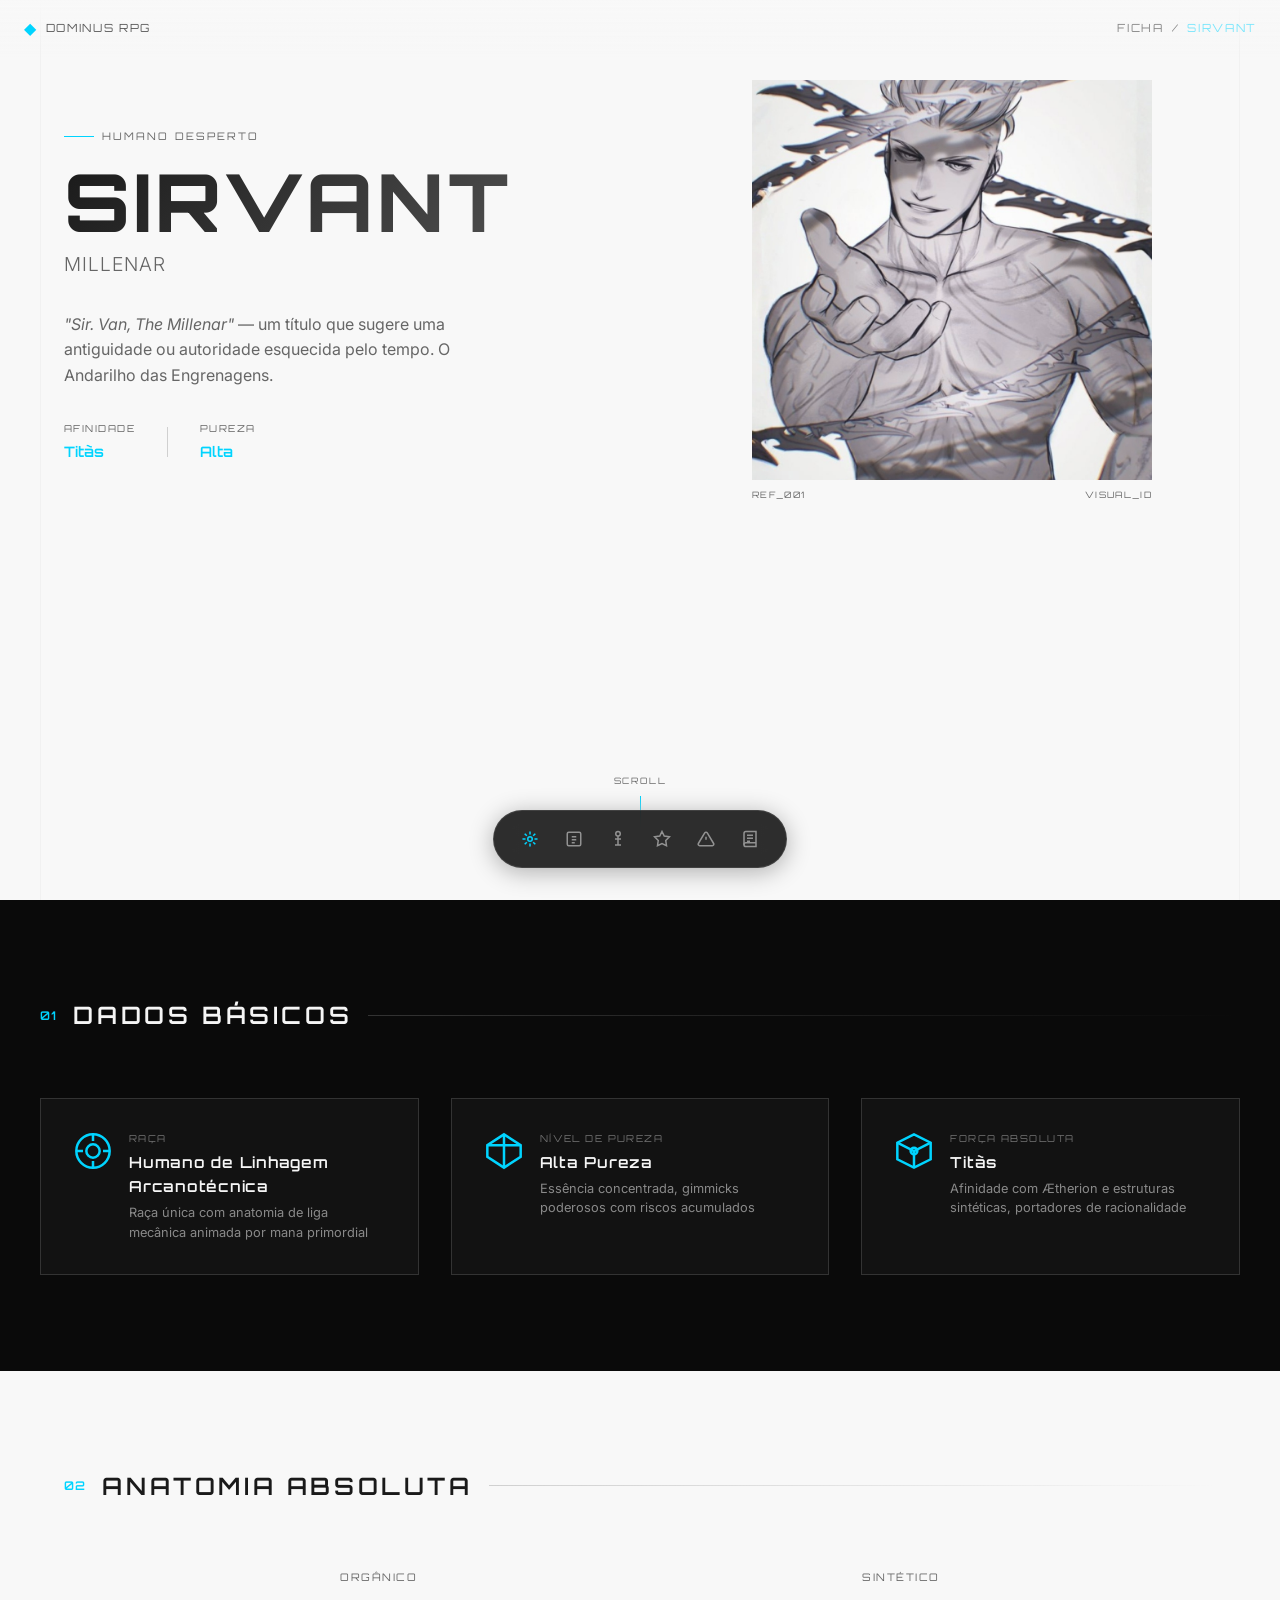
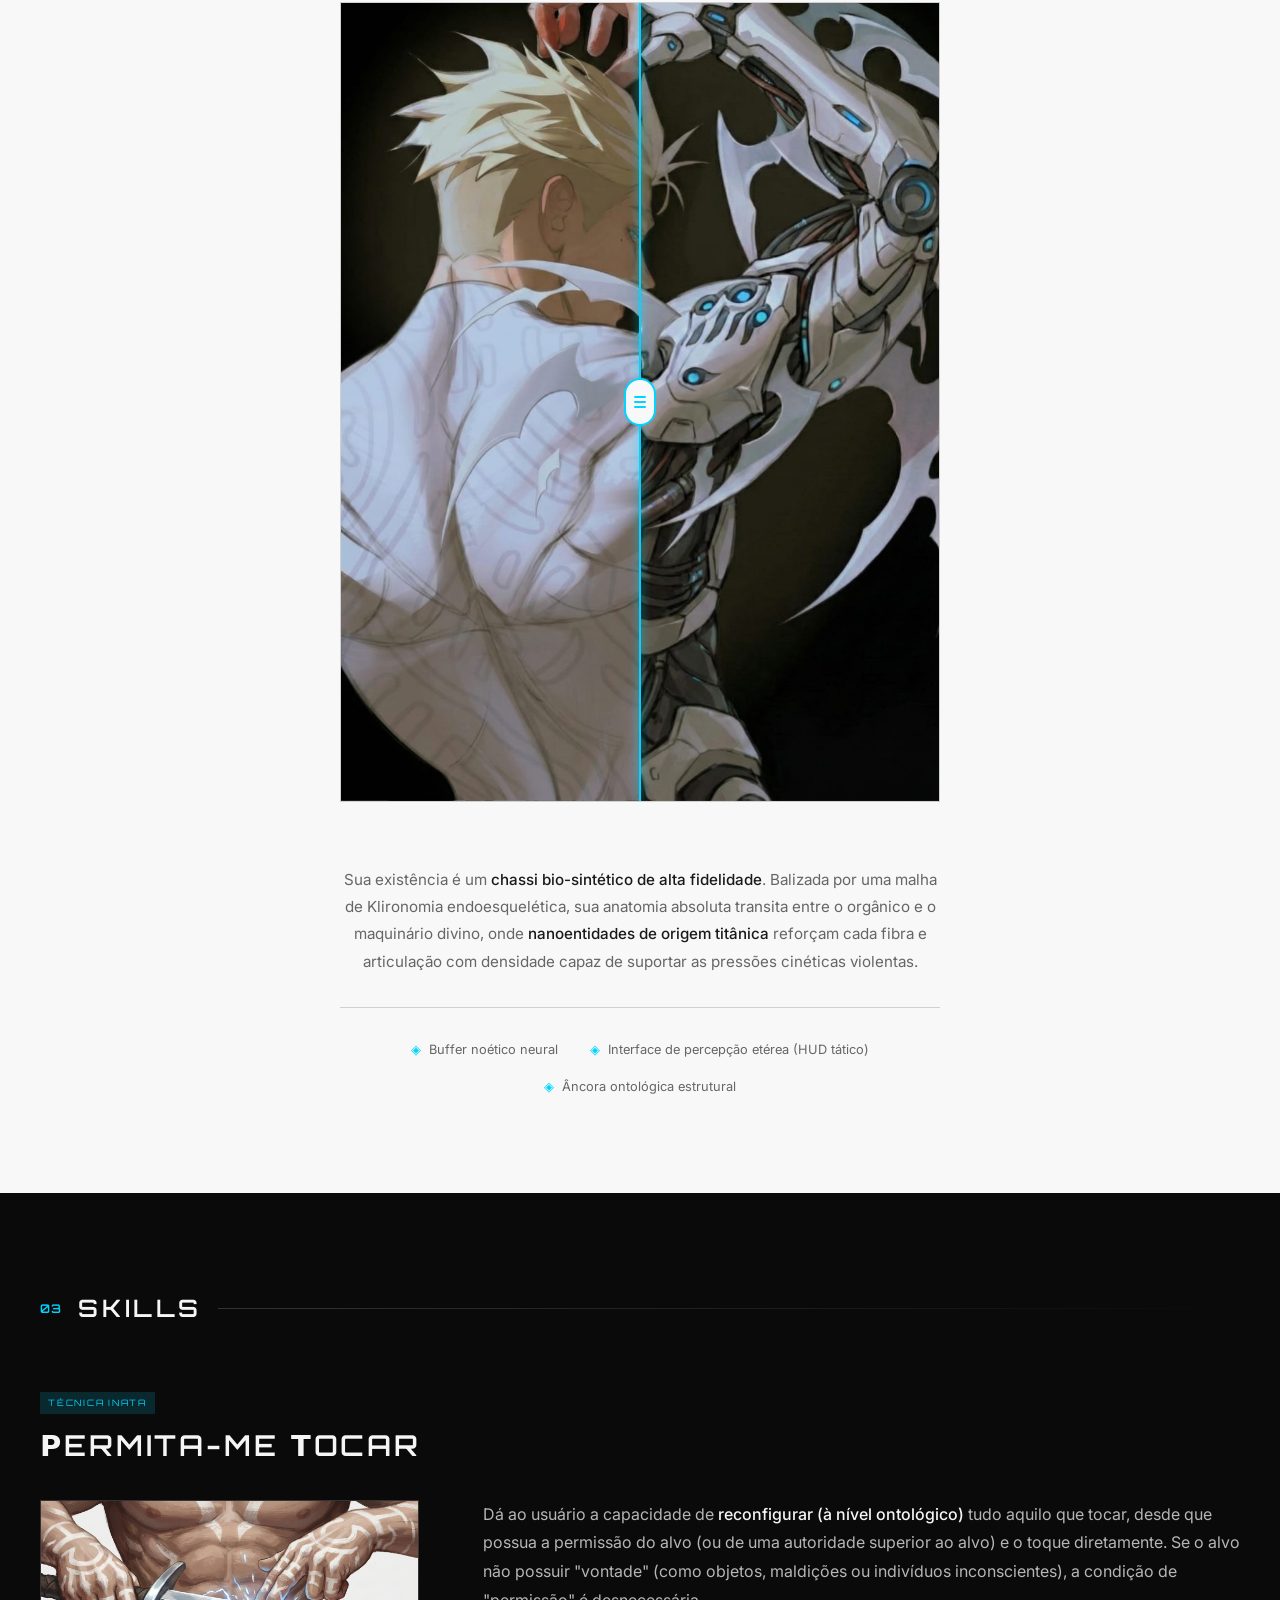
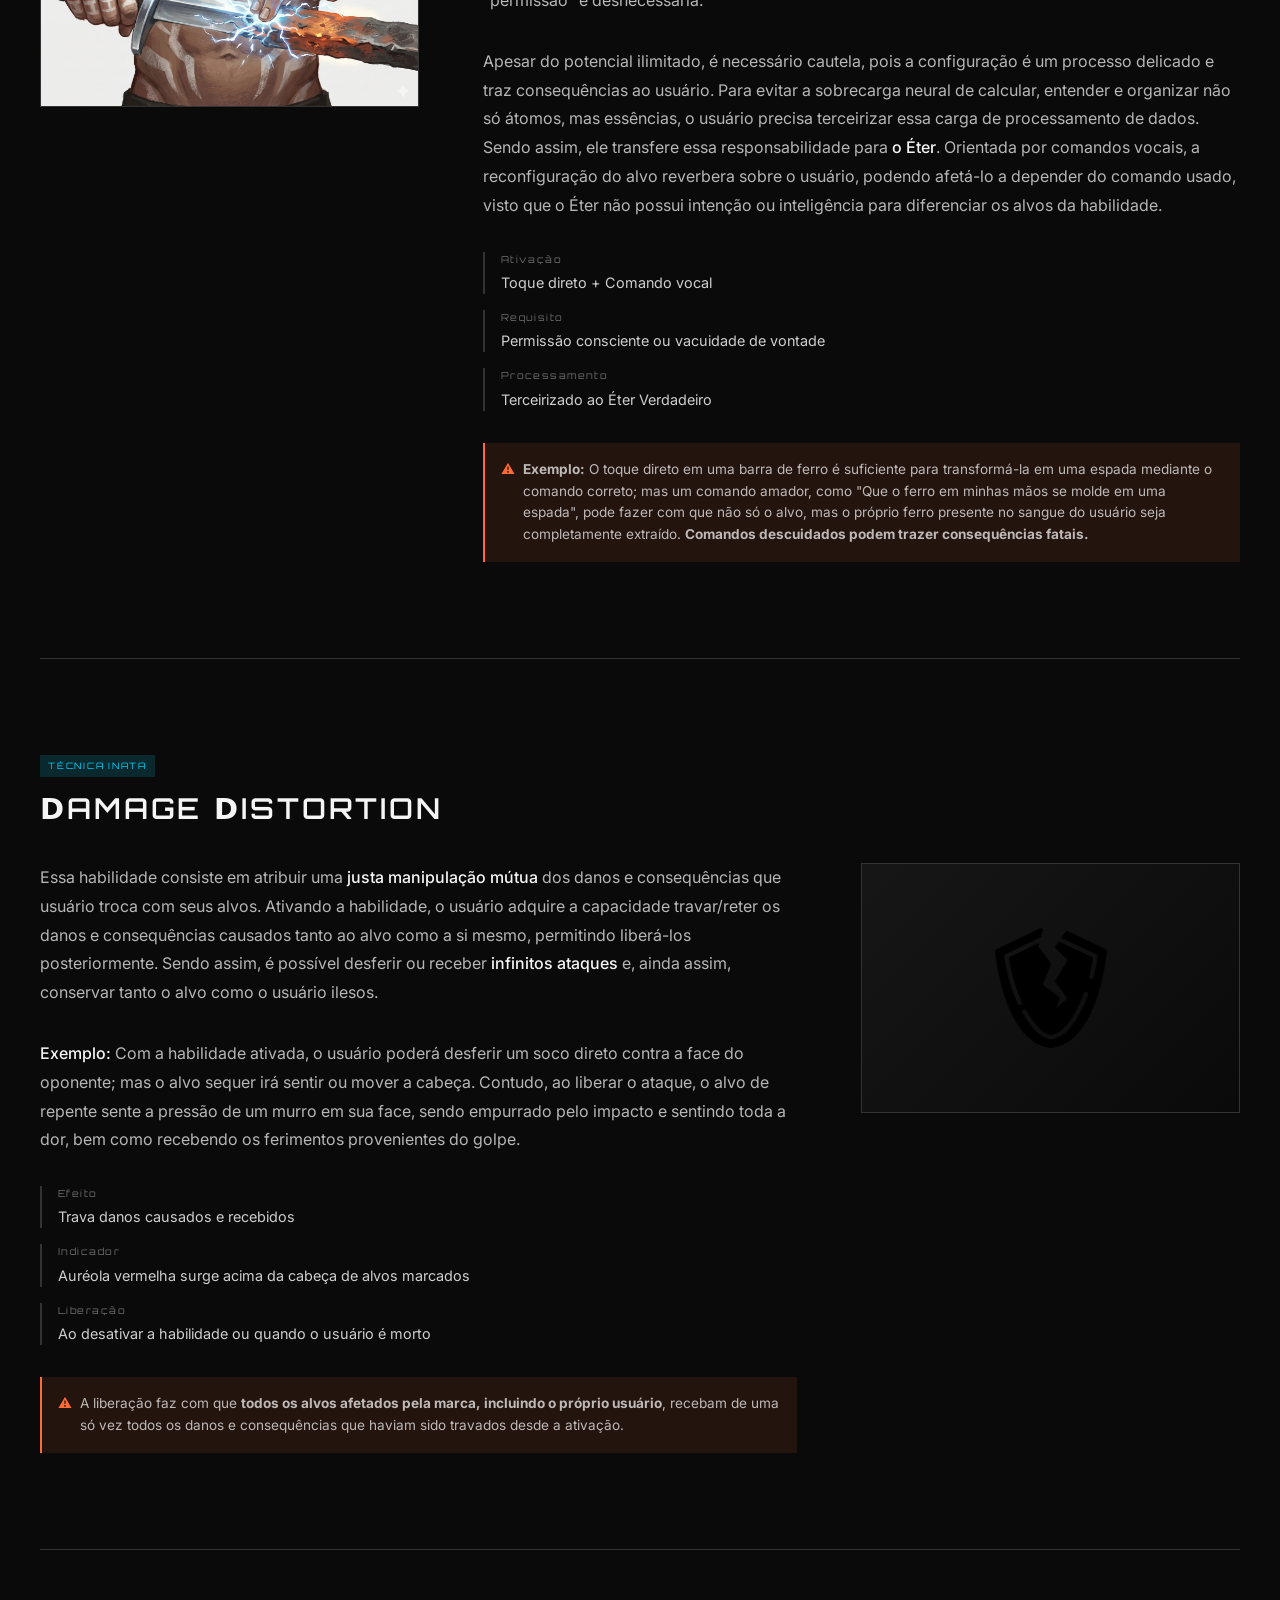
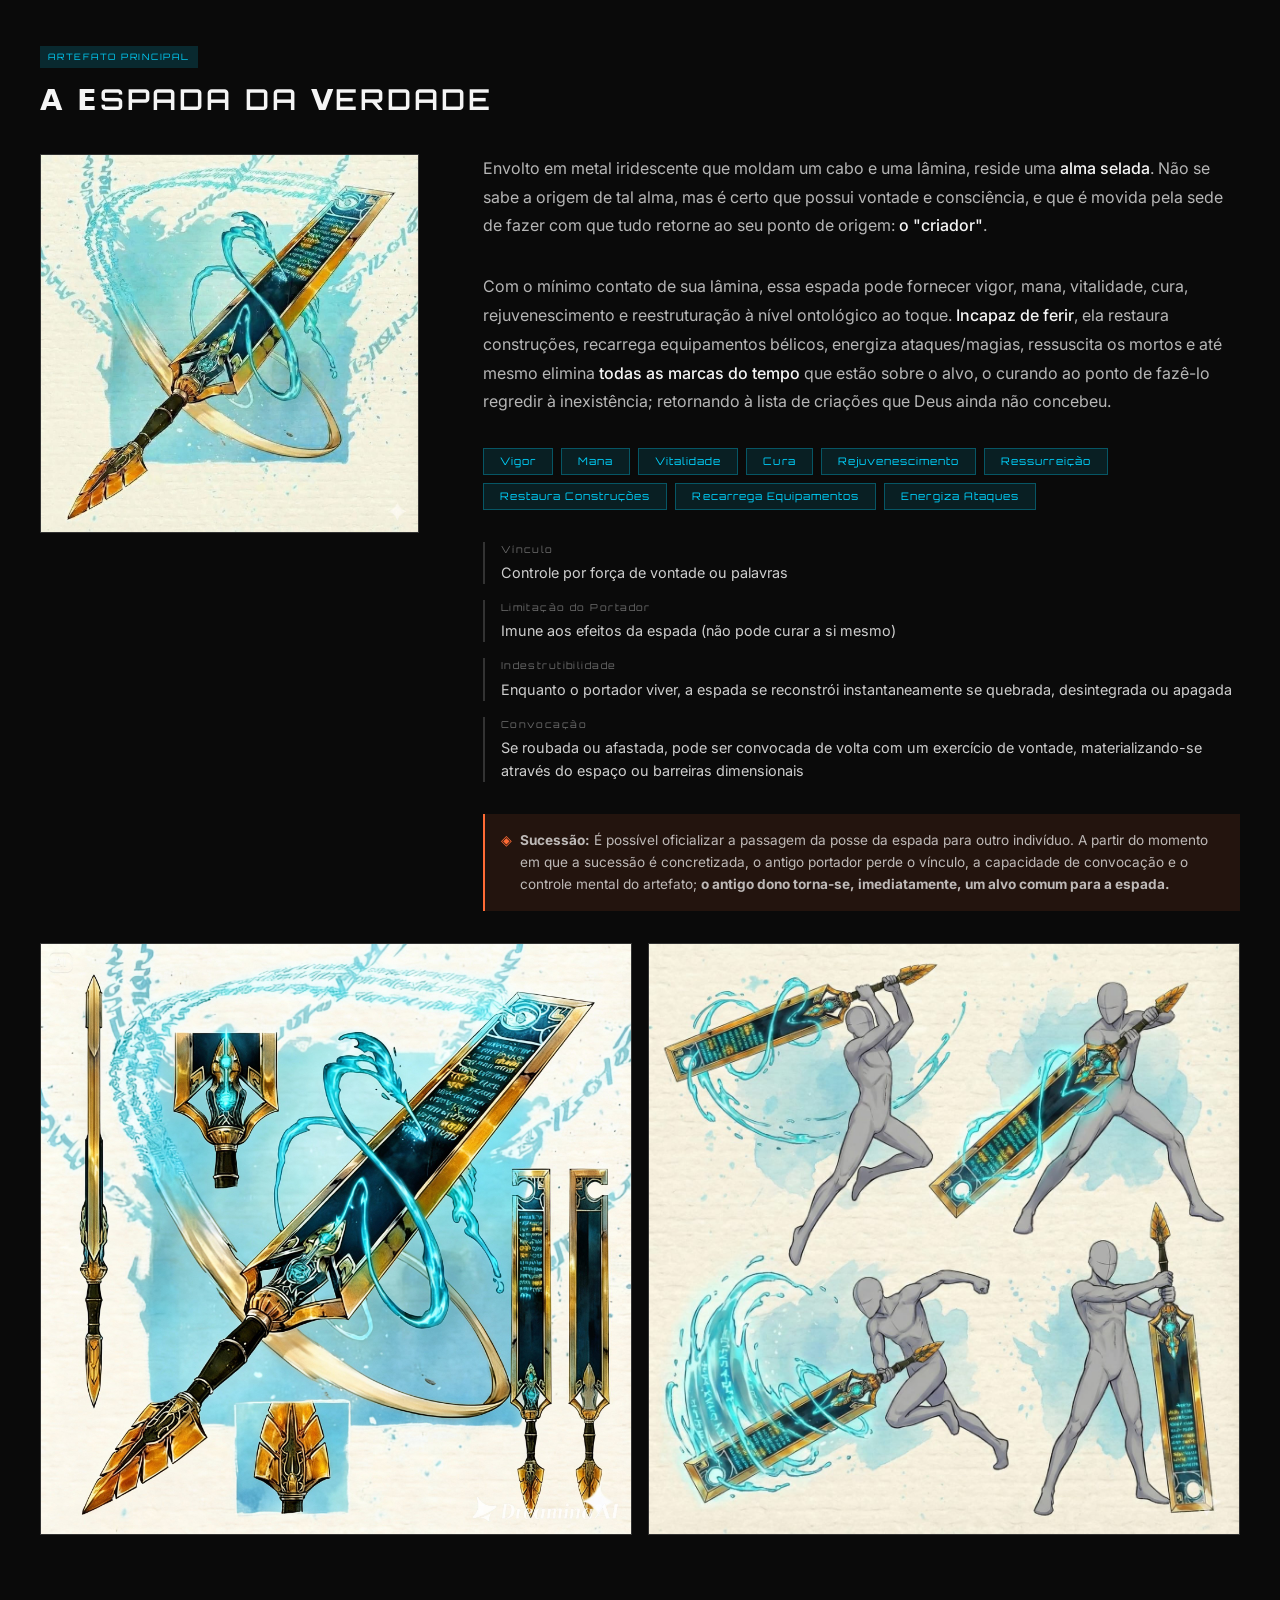
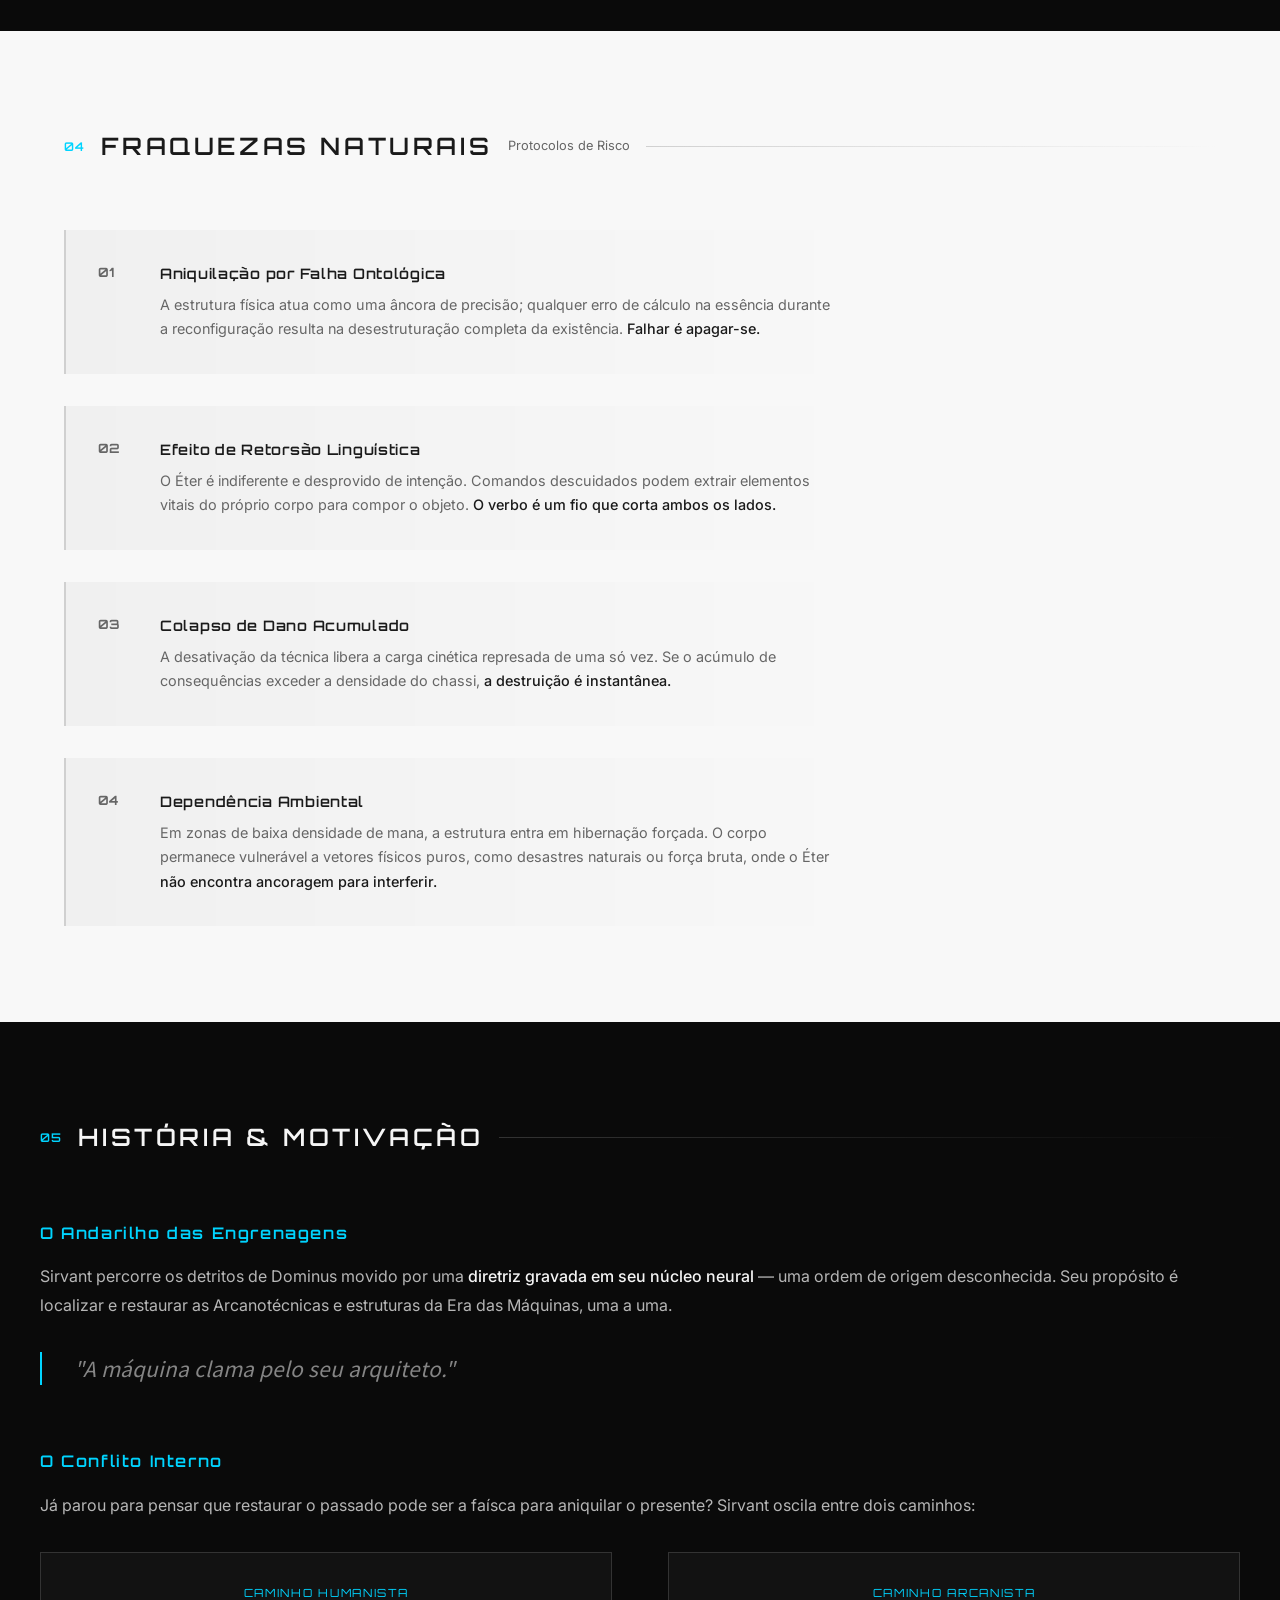
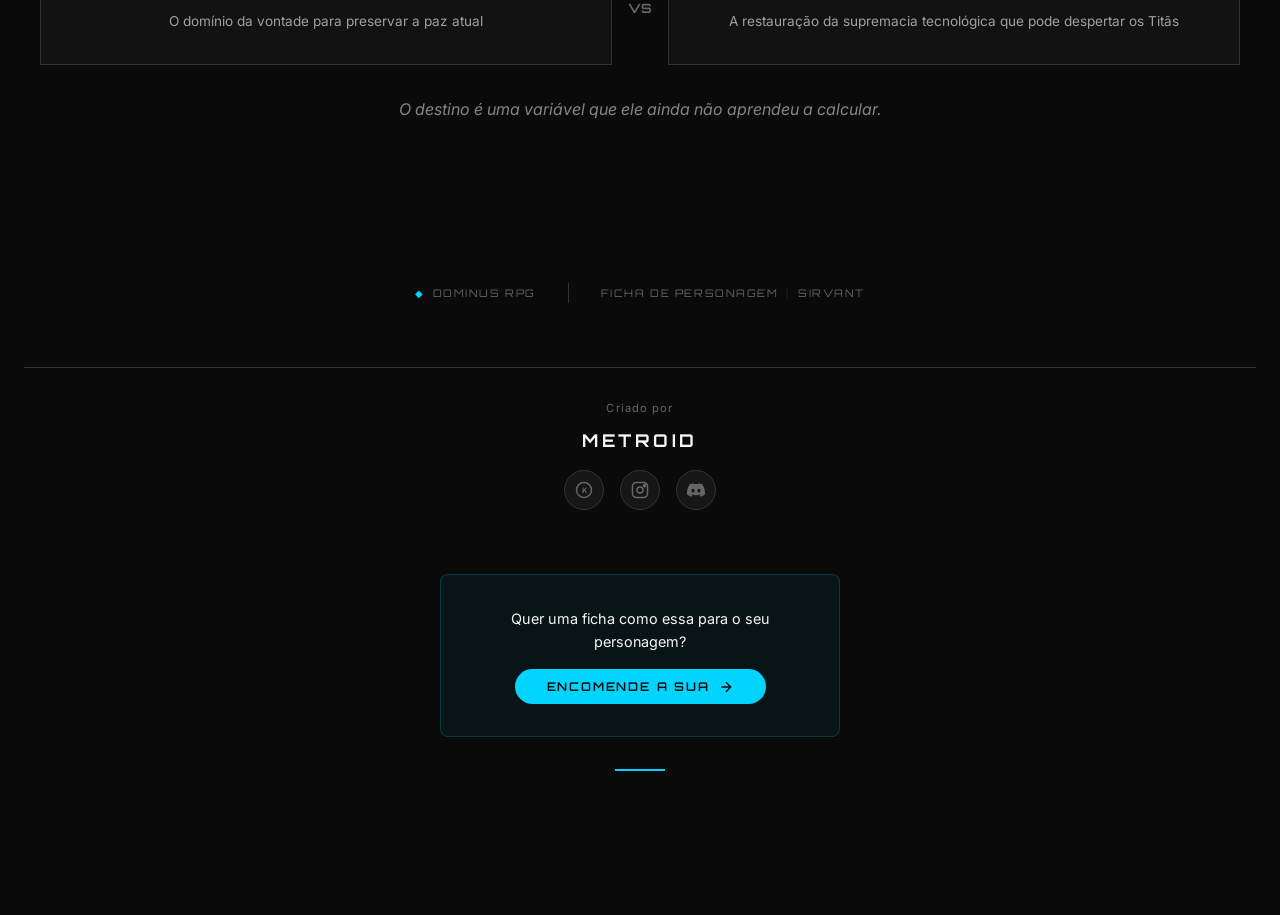
<file: DominusRPG/Sirvant/index.html>
<!DOCTYPE html>
<html lang="pt-BR">

<head>
    <meta charset="UTF-8">
    <meta name="viewport" content="width=device-width, initial-scale=1.0">
    <title>SIRVANT | Ficha de Personagem - Dominus RPG</title>
    <meta name="description"
        content="Ficha de personagem de Sirvant, O Andarilho das Engrenagens - Constructo Primordial do RPG Dominus">

    <!-- Fonts -->
    <link rel="preconnect" href="https://fonts.googleapis.com">
    <link rel="preconnect" href="https://fonts.gstatic.com" crossorigin>
    <link
        href="https://fonts.googleapis.com/css2?family=Orbitron:wght@400;500;600;700;800;900&family=Inter:wght@300;400;500;600&family=Noto+Sans+JP:wght@300;400;500&display=swap"
        rel="stylesheet">

    <link rel="stylesheet" href="style.css">
</head>

<body>
    <!-- Decorative Lines -->
    <div class="deco-lines">
        <svg class="deco-line deco-line--left" viewBox="0 0 2 100" preserveAspectRatio="none">
            <line x1="1" y1="0" x2="1" y2="100" stroke="currentColor" stroke-width="1" />
        </svg>
        <svg class="deco-line deco-line--right" viewBox="0 0 2 100" preserveAspectRatio="none">
            <line x1="1" y1="0" x2="1" y2="100" stroke="currentColor" stroke-width="1" />
        </svg>
    </div>

    <!-- Header Navigation -->
    <header class="header">
        <div class="header__brand">
            <span class="header__logo">◆</span>
            <span class="header__text">DOMINUS RPG</span>
        </div>
        <nav class="header__nav">
            <span class="header__nav-item">FICHA</span>
            <span class="header__nav-divider">/</span>
            <span class="header__nav-item header__nav-item--active">SIRVANT</span>
        </nav>
    </header>

    <!-- Navigation Index -->
    <nav class="nav-index" aria-label="Navegação por seções">
        <a href="#hero" class="nav-index__item active" data-section="hero" aria-label="Início">
            <svg viewBox="0 0 24 24" fill="none" stroke="currentColor" stroke-width="2">
                <circle cx="12" cy="12" r="3" />
                <path
                    d="M12 2v4M12 18v4M4.93 4.93l2.83 2.83M16.24 16.24l2.83 2.83M2 12h4M18 12h4M4.93 19.07l2.83-2.83M16.24 7.76l2.83-2.83" />
            </svg>
            <span class="nav-index__tooltip">INÍCIO</span>
        </a>
        <a href="#dados" class="nav-index__item" data-section="dados" aria-label="Dados Básicos">
            <svg viewBox="0 0 24 24" fill="none" stroke="currentColor" stroke-width="2">
                <rect x="3" y="3" width="18" height="18" rx="2" />
                <path d="M9 9h6M9 13h6M9 17h4" />
            </svg>
            <span class="nav-index__tooltip">DADOS</span>
        </a>
        <a href="#anatomia" class="nav-index__item" data-section="anatomia" aria-label="Anatomia">
            <svg viewBox="0 0 24 24" fill="none" stroke="currentColor" stroke-width="2">
                <circle cx="12" cy="5" r="3" />
                <path d="M12 8v8M8 12h8M12 16v4M8 20h8" />
            </svg>
            <span class="nav-index__tooltip">ANATOMIA</span>
        </a>
        <a href="#skills" class="nav-index__item" data-section="skills" aria-label="Skills">
            <svg viewBox="0 0 24 24" fill="none" stroke="currentColor" stroke-width="2">
                <polygon points="12,2 15,8 22,9 17,14 18,21 12,18 6,21 7,14 2,9 9,8" />
            </svg>
            <span class="nav-index__tooltip">SKILLS</span>
        </a>
        <a href="#fraquezas" class="nav-index__item" data-section="fraquezas" aria-label="Fraquezas">
            <svg viewBox="0 0 24 24" fill="none" stroke="currentColor" stroke-width="2">
                <path d="M12 9v4M12 17h.01" />
                <path d="M10.29 3.86L1.82 18a2 2 0 001.71 3h16.94a2 2 0 001.71-3L13.71 3.86a2 2 0 00-3.42 0z" />
            </svg>
            <span class="nav-index__tooltip">FRAQUEZAS</span>
        </a>
        <a href="#historia" class="nav-index__item" data-section="historia" aria-label="História">
            <svg viewBox="0 0 24 24" fill="none" stroke="currentColor" stroke-width="2">
                <path d="M4 19.5A2.5 2.5 0 016.5 17H20" />
                <path d="M6.5 2H20v20H6.5A2.5 2.5 0 014 19.5v-15A2.5 2.5 0 016.5 2z" />
                <path d="M8 7h8M8 11h8M8 15h4" />
            </svg>
            <span class="nav-index__tooltip">HISTÓRIA</span>
        </a>
    </nav>

    <main class="main">
        <!-- Hero Section -->
        <section id="hero" class="hero section">
            <div class="hero__content">
                <div class="hero__text">
                    <div class="hero__label animate-on-scroll">
                        <span class="label-line"></span>
                        <span>HUMANO DESPERTO</span>
                    </div>
                    <h1 class="hero__title animate-on-scroll">
                        <span class="hero__title-main">SIRVANT</span>
                        <span class="hero__title-sub">MILLENAR</span>
                    </h1>
                    <p class="hero__description animate-on-scroll">
                        <em>"Sir. Van, The Millenar"</em> — um título que sugere uma antiguidade
                        ou autoridade esquecida pelo tempo. O Andarilho das Engrenagens.
                    </p>
                    <div class="hero__meta animate-on-scroll">
                        <div class="meta-item">
                            <span class="meta-label">AFINIDADE</span>
                            <span class="meta-value">Titãs</span>
                        </div>
                        <div class="meta-divider"></div>
                        <div class="meta-item">
                            <span class="meta-label">PUREZA</span>
                            <span class="meta-value">Alta</span>
                        </div>
                    </div>
                </div>
                <div class="hero__image animate-on-scroll">
                    <div class="hero__image-frame">
                        <div class="hero__image-corner hero__image-corner--tl"></div>
                        <div class="hero__image-corner hero__image-corner--tr"></div>
                        <div class="hero__image-corner hero__image-corner--bl"></div>
                        <div class="hero__image-corner hero__image-corner--br"></div>
                        <img src="img/Icon Inicial.jpg" alt="Sirvant - O Andarilho das Engrenagens">
                    </div>
                    <div class="hero__image-label">
                        <span>REF_001</span>
                        <span>VISUAL_ID</span>
                    </div>
                </div>
            </div>
            <div class="hero__scroll-indicator">
                <span>SCROLL</span>
                <div class="scroll-line"></div>
            </div>
        </section>

        <!-- Basic Data Section -->
        <section id="dados" class="section section--dark">
            <div class="section__header animate-on-scroll">
                <div class="section__number">01</div>
                <h2 class="section__title">DADOS BÁSICOS</h2>
                <div class="section__line"></div>
            </div>

            <div class="data-grid animate-on-scroll">
                <div class="data-card">
                    <div class="data-card__icon">
                        <svg viewBox="0 0 24 24" fill="none" stroke="currentColor" stroke-width="1.5">
                            <circle cx="12" cy="12" r="10" />
                            <path d="M12 2v4M12 18v4M2 12h4M18 12h4" />
                            <circle cx="12" cy="12" r="4" />
                        </svg>
                    </div>
                    <div class="data-card__content">
                        <span class="data-card__label">RAÇA</span>
                        <span class="data-card__value">Humano de Linhagem Arcanotécnica</span>
                        <span class="data-card__desc">Raça única com anatomia de liga mecânica animada por mana
                            primordial</span>
                    </div>
                </div>

                <div class="data-card">
                    <div class="data-card__icon">
                        <svg viewBox="0 0 24 24" fill="none" stroke="currentColor" stroke-width="1.5">
                            <polygon points="12,2 22,8.5 22,15.5 12,22 2,15.5 2,8.5" />
                            <line x1="12" y1="2" x2="12" y2="22" />
                            <line x1="2" y1="8.5" x2="22" y2="8.5" />
                        </svg>
                    </div>
                    <div class="data-card__content">
                        <span class="data-card__label">NÍVEL DE PUREZA</span>
                        <span class="data-card__value">Alta Pureza</span>
                        <span class="data-card__desc">Essência concentrada, gimmicks poderosos com riscos
                            acumulados</span>
                    </div>
                </div>

                <div class="data-card">
                    <div class="data-card__icon">
                        <svg viewBox="0 0 24 24" fill="none" stroke="currentColor" stroke-width="1.5">
                            <path d="M12 2L2 7v10l10 5 10-5V7L12 2z" />
                            <path d="M12 22V12" />
                            <path d="M2 7l10 5 10-5" />
                            <circle cx="12" cy="12" r="2" />
                        </svg>
                    </div>
                    <div class="data-card__content">
                        <span class="data-card__label">FORÇA ABSOLUTA</span>
                        <span class="data-card__value">Titãs</span>
                        <span class="data-card__desc">Afinidade com Ætherion e estruturas sintéticas, portadores de
                            racionalidade</span>
                    </div>
                </div>
            </div>
        </section>

        <!-- Anatomy Section -->
        <section id="anatomia" class="section">
            <div class="section__header animate-on-scroll">
                <div class="section__number">02</div>
                <h2 class="section__title">ANATOMIA ABSOLUTA</h2>
                <div class="section__line"></div>
            </div>

            <div class="anatomy animate-on-scroll">
                <div class="anatomy__labels">
                    <span class="anatomy__label anatomy__label--left">ORGÂNICO</span>
                    <span class="anatomy__label anatomy__label--right">SINTÉTICO</span>
                </div>

                <div class="anatomy__slider" id="anatomySlider">
                    <div class="anatomy__image anatomy__image--back">
                        <img src="img/2.jpg" alt="Forma Cibernética de Sirvant">
                    </div>
                    <div class="anatomy__image anatomy__image--front" id="anatomyFront">
                        <img src="img/1.jpg" alt="Forma Orgânica de Sirvant">
                    </div>
                    <div class="anatomy__handle" id="anatomyHandle">
                        <div class="anatomy__handle-line"></div>
                        <div class="anatomy__handle-grip">
                            <span></span>
                            <span></span>
                            <span></span>
                        </div>
                        <div class="anatomy__handle-line"></div>
                    </div>
                </div>

                <p class="anatomy__description animate-on-scroll">
                    Sua existência é um <strong>chassi bio-sintético de alta fidelidade</strong>.
                    Balizada por uma malha de Klironomia endoesquelética, sua anatomia absoluta
                    transita entre o orgânico e o maquinário divino, onde <strong>nanoentidades
                        de origem titânica</strong> reforçam cada fibra e articulação com densidade
                    capaz de suportar as pressões cinéticas violentas.
                </p>

                <div class="anatomy__details animate-on-scroll">
                    <div class="anatomy__detail">
                        <span class="anatomy__detail-icon">◈</span>
                        <span>Buffer noético neural</span>
                    </div>
                    <div class="anatomy__detail">
                        <span class="anatomy__detail-icon">◈</span>
                        <span>Interface de percepção etérea (HUD tático)</span>
                    </div>
                    <div class="anatomy__detail">
                        <span class="anatomy__detail-icon">◈</span>
                        <span>Âncora ontológica estrutural</span>
                    </div>
                </div>
            </div>
        </section>

        <!-- Skills Section -->
        <section id="skills" class="section section--dark">
            <div class="section__header animate-on-scroll">
                <div class="section__number">03</div>
                <h2 class="section__title">SKILLS</h2>
                <div class="section__line"></div>
            </div>

            <!-- Skill 1: Permita-me Tocar -->
            <article class="skill animate-on-scroll">
                <div class="skill__header">
                    <div class="skill__tag">TÉCNICA INATA</div>
                    <h3 class="skill__title">𝗣ERMITA-ME 𝗧OCAR</h3>
                </div>

                <div class="skill__content">
                    <div class="skill__image">
                        <img src="img/Representação da Técnica Permita-me tocar.png" alt="Permita-me Tocar">
                    </div>
                    <div class="skill__text">
                        <p class="skill__description">
                            Dá ao usuário a capacidade de <strong>reconfigurar (à nível ontológico)</strong>
                            tudo aquilo que tocar, desde que possua a permissão do alvo (ou de uma autoridade
                            superior ao alvo) e o toque diretamente. Se o alvo não possuir "vontade" (como
                            objetos, maldições ou indivíduos inconscientes), a condição de "permissão" é desnecessária.
                        </p>
                        <p class="skill__description">
                            Apesar do potencial ilimitado, é necessário cautela, pois a configuração é um processo
                            delicado e traz consequências ao usuário. Para evitar a sobrecarga neural de calcular,
                            entender e organizar não só átomos, mas essências, o usuário precisa terceirizar essa
                            carga de processamento de dados. Sendo assim, ele transfere essa responsabilidade para
                            <strong>o Éter</strong>. Orientada por comandos vocais, a reconfiguração do alvo reverbera
                            sobre o usuário, podendo afetá-lo a depender do comando usado, visto que o Éter não
                            possui intenção ou inteligência para diferenciar os alvos da habilidade.
                        </p>
                        <div class="skill__details">
                            <div class="skill__detail">
                                <span class="skill__detail-label">Ativação</span>
                                <span class="skill__detail-value">Toque direto + Comando vocal</span>
                            </div>
                            <div class="skill__detail">
                                <span class="skill__detail-label">Requisito</span>
                                <span class="skill__detail-value">Permissão consciente ou vacuidade de vontade</span>
                            </div>
                            <div class="skill__detail">
                                <span class="skill__detail-label">Processamento</span>
                                <span class="skill__detail-value">Terceirizado ao Éter Verdadeiro</span>
                            </div>
                        </div>
                        <div class="skill__warning">
                            <span class="skill__warning-icon">⚠</span>
                            <span><strong>Exemplo:</strong> O toque direto em uma barra de ferro é suficiente para
                                transformá-la
                                em uma espada mediante o comando correto; mas um comando amador, como "Que o ferro
                                em minhas mãos se molde em uma espada", pode fazer com que não só o alvo, mas o
                                próprio ferro presente no sangue do usuário seja completamente extraído.
                                <strong>Comandos descuidados podem trazer consequências fatais.</strong></span>
                        </div>
                    </div>
                </div>
            </article>

            <!-- Skill 2: Damage Distortion -->
            <article class="skill animate-on-scroll">
                <div class="skill__header">
                    <div class="skill__tag">TÉCNICA INATA</div>
                    <h3 class="skill__title">𝗗AMAGE 𝗗ISTORTION</h3>
                </div>

                <div class="skill__content skill__content--reverse">
                    <div class="skill__image skill__image--icon">
                        <img src="img/Escudo quebrado que representa a habilidade Damage Distortion.png"
                            alt="Damage Distortion">
                    </div>
                    <div class="skill__text">
                        <p class="skill__description">
                            Essa habilidade consiste em atribuir uma <strong>justa manipulação mútua</strong>
                            dos danos e consequências que usuário troca com seus alvos. Ativando a habilidade,
                            o usuário adquire a capacidade travar/reter os danos e consequências causados tanto
                            ao alvo como a si mesmo, permitindo liberá-los posteriormente. Sendo assim, é possível
                            desferir ou receber <strong>infinitos ataques</strong> e, ainda assim, conservar tanto
                            o alvo como o usuário ilesos.
                        </p>
                        <p class="skill__description">
                            <strong>Exemplo:</strong> Com a habilidade ativada, o usuário poderá desferir um soco
                            direto contra a face do oponente; mas o alvo sequer irá sentir ou mover a cabeça.
                            Contudo, ao liberar o ataque, o alvo de repente sente a pressão de um murro em sua
                            face, sendo empurrado pelo impacto e sentindo toda a dor, bem como recebendo os
                            ferimentos provenientes do golpe.
                        </p>
                        <div class="skill__details">
                            <div class="skill__detail">
                                <span class="skill__detail-label">Efeito</span>
                                <span class="skill__detail-value">Trava danos causados e recebidos</span>
                            </div>
                            <div class="skill__detail">
                                <span class="skill__detail-label">Indicador</span>
                                <span class="skill__detail-value">Auréola vermelha surge acima da cabeça de alvos
                                    marcados</span>
                            </div>
                            <div class="skill__detail">
                                <span class="skill__detail-label">Liberação</span>
                                <span class="skill__detail-value">Ao desativar a habilidade ou quando o usuário é
                                    morto</span>
                            </div>
                        </div>
                        <div class="skill__warning">
                            <span class="skill__warning-icon">⚠</span>
                            <span>A liberação faz com que <strong>todos os alvos afetados pela marca, incluindo o
                                    próprio usuário</strong>, recebam de uma só vez todos os danos e consequências
                                que haviam sido travados desde a ativação.</span>
                        </div>
                    </div>
                </div>
            </article>

            <!-- Skill 3: A Espada da Verdade -->
            <article class="skill animate-on-scroll">
                <div class="skill__header">
                    <div class="skill__tag">ARTEFATO PRINCIPAL</div>
                    <h3 class="skill__title">𝗔 𝗘SPADA DA 𝗩ERDADE</h3>
                </div>

                <div class="skill__content">
                    <div class="skill__image skill__image--sword">
                        <img src="img/Icon da Espada da Verdade.jpg" alt="A Espada da Verdade">
                    </div>
                    <div class="skill__text">
                        <p class="skill__description">
                            Envolto em metal iridescente que moldam um cabo e uma lâmina, reside uma
                            <strong>alma selada</strong>. Não se sabe a origem de tal alma, mas é certo que
                            possui vontade e consciência, e que é movida pela sede de fazer com que tudo
                            retorne ao seu ponto de origem: <strong>o "criador"</strong>.
                        </p>
                        <p class="skill__description">
                            Com o mínimo contato de sua lâmina, essa espada pode fornecer vigor, mana,
                            vitalidade, cura, rejuvenescimento e reestruturação à nível ontológico ao toque.
                            <strong>Incapaz de ferir</strong>, ela restaura construções, recarrega equipamentos
                            bélicos, energiza ataques/magias, ressuscita os mortos e até mesmo elimina
                            <strong>todas as marcas do tempo</strong> que estão sobre o alvo, o curando ao
                            ponto de fazê-lo regredir à inexistência; retornando à lista de criações que
                            Deus ainda não concebeu.
                        </p>
                        <div class="skill__capabilities">
                            <span class="skill__capability">Vigor</span>
                            <span class="skill__capability">Mana</span>
                            <span class="skill__capability">Vitalidade</span>
                            <span class="skill__capability">Cura</span>
                            <span class="skill__capability">Rejuvenescimento</span>
                            <span class="skill__capability">Ressurreição</span>
                            <span class="skill__capability">Restaura Construções</span>
                            <span class="skill__capability">Recarrega Equipamentos</span>
                            <span class="skill__capability">Energiza Ataques</span>
                        </div>
                        <div class="skill__details">
                            <div class="skill__detail">
                                <span class="skill__detail-label">Vínculo</span>
                                <span class="skill__detail-value">Controle por força de vontade ou palavras</span>
                            </div>
                            <div class="skill__detail">
                                <span class="skill__detail-label">Limitação do Portador</span>
                                <span class="skill__detail-value">Imune aos efeitos da espada (não pode curar a si
                                    mesmo)</span>
                            </div>
                            <div class="skill__detail">
                                <span class="skill__detail-label">Indestrutibilidade</span>
                                <span class="skill__detail-value">Enquanto o portador viver, a espada se reconstrói
                                    instantaneamente se quebrada, desintegrada ou apagada</span>
                            </div>
                            <div class="skill__detail">
                                <span class="skill__detail-label">Convocação</span>
                                <span class="skill__detail-value">Se roubada ou afastada, pode ser convocada de volta
                                    com um exercício de vontade, materializando-se através do espaço ou barreiras
                                    dimensionais</span>
                            </div>
                        </div>
                        <div class="skill__warning">
                            <span class="skill__warning-icon">◈</span>
                            <span><strong>Sucessão:</strong> É possível oficializar a passagem da posse da espada
                                para outro indivíduo. A partir do momento em que a sucessão é concretizada, o
                                antigo portador perde o vínculo, a capacidade de convocação e o controle mental
                                do artefato; <strong>o antigo dono torna-se, imediatamente, um alvo comum para a
                                    espada.</strong></span>
                        </div>
                    </div>
                </div>

                <div class="skill__gallery animate-on-scroll">
                    <img src="img/Detalhes da Espada da Verdade.jpeg" alt="Detalhes da Espada">
                    <img src="img/Poses com a Espada da Verdade.jpg" alt="Poses de Combate">
                </div>
            </article>
        </section>

        <!-- Weaknesses Section -->
        <section id="fraquezas" class="section">
            <div class="section__header animate-on-scroll">
                <div class="section__number">04</div>
                <h2 class="section__title">FRAQUEZAS NATURAIS</h2>
                <div class="section__subtitle">Protocolos de Risco</div>
                <div class="section__line"></div>
            </div>

            <div class="weaknesses animate-on-scroll">
                <div class="weakness">
                    <div class="weakness__icon">01</div>
                    <div class="weakness__content">
                        <h4 class="weakness__title">Aniquilação por Falha Ontológica</h4>
                        <p class="weakness__text">
                            A estrutura física atua como uma âncora de precisão; qualquer erro de
                            cálculo na essência durante a reconfiguração resulta na desestruturação
                            completa da existência. <strong>Falhar é apagar-se.</strong>
                        </p>
                    </div>
                </div>

                <div class="weakness">
                    <div class="weakness__icon">02</div>
                    <div class="weakness__content">
                        <h4 class="weakness__title">Efeito de Retorsão Linguística</h4>
                        <p class="weakness__text">
                            O Éter é indiferente e desprovido de intenção. Comandos descuidados podem
                            extrair elementos vitais do próprio corpo para compor o objeto.
                            <strong>O verbo é um fio que corta ambos os lados.</strong>
                        </p>
                    </div>
                </div>

                <div class="weakness">
                    <div class="weakness__icon">03</div>
                    <div class="weakness__content">
                        <h4 class="weakness__title">Colapso de Dano Acumulado</h4>
                        <p class="weakness__text">
                            A desativação da técnica libera a carga cinética represada de uma só vez.
                            Se o acúmulo de consequências exceder a densidade do chassi,
                            <strong>a destruição é instantânea.</strong>
                        </p>
                    </div>
                </div>

                <div class="weakness">
                    <div class="weakness__icon">04</div>
                    <div class="weakness__content">
                        <h4 class="weakness__title">Dependência Ambiental</h4>
                        <p class="weakness__text">
                            Em zonas de baixa densidade de mana, a estrutura entra em hibernação forçada.
                            O corpo permanece vulnerável a vetores físicos puros, como desastres naturais
                            ou força bruta, onde o Éter <strong>não encontra ancoragem para interferir.</strong>
                        </p>
                    </div>
                </div>
            </div>
        </section>

        <!-- History Section -->
        <section id="historia" class="section section--dark">
            <div class="section__header animate-on-scroll">
                <div class="section__number">05</div>
                <h2 class="section__title">HISTÓRIA & MOTIVAÇÃO</h2>
                <div class="section__line"></div>
            </div>

            <div class="history animate-on-scroll">
                <div class="history__content">
                    <div class="history__chapter">
                        <h3 class="history__subtitle">O Andarilho das Engrenagens</h3>
                        <p class="history__text">
                            Sirvant percorre os detritos de Dominus movido por uma <strong>diretriz
                                gravada em seu núcleo neural</strong> — uma ordem de origem desconhecida.
                            Seu propósito é localizar e restaurar as Arcanotécnicas e estruturas da
                            Era das Máquinas, uma a uma.
                        </p>
                        <blockquote class="history__quote">
                            "A máquina clama pelo seu arquiteto."
                        </blockquote>
                    </div>

                    <div class="history__chapter">
                        <h3 class="history__subtitle">O Conflito Interno</h3>
                        <p class="history__text">
                            Já parou para pensar que restaurar o passado pode ser a faísca para
                            aniquilar o presente? Sirvant oscila entre dois caminhos:
                        </p>

                        <div class="history__paths">
                            <div class="history__path">
                                <span class="history__path-label">CAMINHO HUMANISTA</span>
                                <p>O domínio da vontade para preservar a paz atual</p>
                            </div>
                            <div class="history__path-divider">
                                <span>VS</span>
                            </div>
                            <div class="history__path">
                                <span class="history__path-label">CAMINHO ARCANISTA</span>
                                <p>A restauração da supremacia tecnológica que pode despertar os Titãs</p>
                            </div>
                        </div>

                        <p class="history__conclusion">
                            O destino é uma variável que ele ainda não aprendeu a calcular.
                        </p>
                    </div>
                </div>
            </div>
        </section>
    </main>

    <!-- Footer -->
    <footer class="footer">
        <div class="footer__content">
            <div class="footer__brand">
                <span class="footer__logo">◆</span>
                <span>DOMINUS RPG</span>
            </div>
            <div class="footer__divider"></div>
            <div class="footer__info">
                <span>FICHA DE PERSONAGEM</span>
                <span class="footer__separator">|</span>
                <span>SIRVANT</span>
            </div>
        </div>

        <div class="footer__creator">
            <span class="footer__creator-text">Criado por</span>
            <span class="footer__creator-name">METROID</span>
            <div class="footer__socials">
                <a href="https://kyodo.app/s/u/metroid" target="_blank" rel="noopener" class="footer__social"
                    aria-label="Kyodo">
                    <svg viewBox="0 0 24 24" fill="currentColor">
                        <circle cx="12" cy="12" r="10" fill="none" stroke="currentColor" stroke-width="2" />
                        <text x="12" y="16" text-anchor="middle" font-size="10" font-weight="bold">K</text>
                    </svg>
                </a>
                <a href="https://instagram.com/metroid.designer" target="_blank" rel="noopener" class="footer__social"
                    aria-label="Instagram">
                    <svg viewBox="0 0 24 24" fill="none" stroke="currentColor" stroke-width="2">
                        <rect x="2" y="2" width="20" height="20" rx="5" />
                        <circle cx="12" cy="12" r="4" />
                        <circle cx="18" cy="6" r="1.5" fill="currentColor" />
                    </svg>
                </a>
                <a href="https://discord.com/users/sirvant.saint" target="_blank" rel="noopener" class="footer__social"
                    aria-label="Discord">
                    <svg viewBox="0 0 24 24" fill="currentColor">
                        <path
                            d="M20.317 4.37a19.791 19.791 0 0 0-4.885-1.515.074.074 0 0 0-.079.037c-.21.375-.444.864-.608 1.25a18.27 18.27 0 0 0-5.487 0 12.64 12.64 0 0 0-.617-1.25.077.077 0 0 0-.079-.037A19.736 19.736 0 0 0 3.677 4.37a.07.07 0 0 0-.032.027C.533 9.046-.32 13.58.099 18.057a.082.082 0 0 0 .031.057 19.9 19.9 0 0 0 5.993 3.03.078.078 0 0 0 .084-.028 14.09 14.09 0 0 0 1.226-1.994.076.076 0 0 0-.041-.106 13.107 13.107 0 0 1-1.872-.892.077.077 0 0 1-.008-.128 10.2 10.2 0 0 0 .372-.292.074.074 0 0 1 .077-.01c3.928 1.793 8.18 1.793 12.062 0a.074.074 0 0 1 .078.01c.12.098.246.198.373.292a.077.077 0 0 1-.006.127 12.299 12.299 0 0 1-1.873.892.077.077 0 0 0-.041.107c.36.698.772 1.362 1.225 1.993a.076.076 0 0 0 .084.028 19.839 19.839 0 0 0 6.002-3.03.077.077 0 0 0 .032-.054c.5-5.177-.838-9.674-3.549-13.66a.061.061 0 0 0-.031-.03zM8.02 15.33c-1.183 0-2.157-1.085-2.157-2.419 0-1.333.956-2.419 2.157-2.419 1.21 0 2.176 1.096 2.157 2.42 0 1.333-.956 2.418-2.157 2.418zm7.975 0c-1.183 0-2.157-1.085-2.157-2.419 0-1.333.955-2.419 2.157-2.419 1.21 0 2.176 1.096 2.157 2.42 0 1.333-.946 2.418-2.157 2.418z" />
                    </svg>
                </a>
            </div>
        </div>

        <div class="footer__cta">
            <p class="footer__cta-text">Quer uma ficha como essa para o seu personagem?</p>
            <a href="https://instagram.com/metroid.designer" target="_blank" rel="noopener" class="footer__cta-button">
                <span>ENCOMENDE A SUA</span>
                <svg viewBox="0 0 24 24" fill="none" stroke="currentColor" stroke-width="2">
                    <path d="M5 12h14M12 5l7 7-7 7" />
                </svg>
            </a>
        </div>

        <div class="footer__line"></div>
    </footer>

    <script src="script.js"></script>
</body>

</html>
</file>
<file: DominusRPG/SatoruGojo/style.css>
/* ========================================
   SATORU GOJO - Character Sheet
   Techwear Minimal Aesthetic
   Deep Black + Ethereal White Neon
   ======================================== */

/* ----------------------------------------
   CSS Custom Properties (Design Tokens)
   ---------------------------------------- */
:root {
    /* Colors - Deep Black + White Neon */
    --color-bg: #050505;
    --color-bg-dark: #0a0a0a;
    --color-bg-card: rgba(255, 255, 255, 0.02);
    --color-text: #f0f0f0;
    --color-text-light: #ffffff;
    --color-text-muted: #6a6a6a;
    --color-text-dim: #3a3a3a;
    --color-accent: #e0e0e0;
    --color-accent-bright: #ffffff;
    --color-accent-dim: rgba(255, 255, 255, 0.08);
    --color-line: rgba(255, 255, 255, 0.1);
    --color-line-bright: rgba(255, 255, 255, 0.2);
    --color-overlay: rgba(0, 0, 0, 0.75);
    --color-warning: rgba(255, 255, 255, 0.6);

    /* Typography */
    --font-display: 'Orbitron', sans-serif;
    --font-body: 'Inter', sans-serif;
    --font-accent: 'Noto Sans JP', sans-serif;

    /* Spacing */
    --space-xs: 0.25rem;
    --space-sm: 0.5rem;
    --space-md: 1rem;
    --space-lg: 2rem;
    --space-xl: 4rem;
    --space-2xl: 6rem;

    /* Transitions */
    --transition-fast: 150ms ease;
    --transition-base: 300ms ease;
    --transition-slow: 600ms cubic-bezier(0.16, 1, 0.3, 1);

    /* Layout */
    --container-max: 1200px;
    --container-padding: 1.5rem;
    --sidebar-width: 50px;
}

/* ----------------------------------------
   Reset & Base Styles
   ---------------------------------------- */
*,
*::before,
*::after {
    box-sizing: border-box;
    margin: 0;
    padding: 0;
}

html {
    scroll-behavior: smooth;
    font-size: 16px;
}

body {
    font-family: var(--font-body);
    background-color: var(--color-bg);
    color: var(--color-text);
    line-height: 1.6;
    overflow-x: hidden;
    -webkit-font-smoothing: antialiased;
    -moz-osx-font-smoothing: grayscale;
}

img {
    max-width: 100%;
    height: auto;
    display: block;
}

a {
    color: inherit;
    text-decoration: none;
}

strong {
    color: var(--color-text-light);
    font-weight: 600;
}

/* ----------------------------------------
   Decorative Lines
   ---------------------------------------- */
.deco-lines {
    position: fixed;
    top: 0;
    left: 0;
    width: 100%;
    height: 100%;
    pointer-events: none;
    z-index: 0;
}

.deco-line {
    position: absolute;
    height: 100%;
    width: 1px;
    color: var(--color-line);
    opacity: 0.3;
}

.deco-line--left {
    left: var(--container-padding);
}

.deco-line--right {
    right: var(--container-padding);
}

@media (min-width: 768px) {
    .deco-line--left {
        left: calc((100vw - var(--container-max)) / 2);
    }

    .deco-line--right {
        right: calc((100vw - var(--container-max)) / 2);
    }
}

/* ----------------------------------------
   Header
   ---------------------------------------- */
.header {
    position: fixed;
    top: 0;
    left: 0;
    right: 0;
    z-index: 100;
    display: flex;
    justify-content: space-between;
    align-items: center;
    padding: var(--space-md) var(--container-padding);
    background: linear-gradient(to bottom, var(--color-bg) 0%, transparent 100%);
    font-family: var(--font-display);
    font-size: 0.65rem;
    letter-spacing: 0.15em;
}

.header__brand {
    display: flex;
    align-items: center;
    gap: var(--space-sm);
}

.header__logo {
    width: 8px;
    height: 8px;
    background: var(--color-accent);
    transform: rotate(45deg);
}

.header__text {
    opacity: 0.5;
}

.header__nav {
    display: flex;
    align-items: center;
    gap: var(--space-sm);
    opacity: 0.4;
}

.header__nav-item--active {
    opacity: 1;
    color: var(--color-accent-bright);
}

/* ----------------------------------------
   Bottom Navigation (Pill)
   ---------------------------------------- */
.sidebar {
    position: fixed;
    bottom: 20px;
    left: 50%;
    transform: translateX(-50%) translateY(100px);
    z-index: 100;
    display: flex;
    flex-direction: row;
    gap: var(--space-xs);
    padding: var(--space-xs) var(--space-md);
    background: rgba(10, 10, 10, 0.9);
    backdrop-filter: blur(12px);
    -webkit-backdrop-filter: blur(12px);
    border: 1px solid var(--color-line);
    border-radius: 50px;
    opacity: 0;
    visibility: hidden;
    transition: transform 0.4s ease, opacity 0.4s ease, visibility 0.4s;
}

.sidebar.visible {
    transform: translateX(-50%) translateY(0);
    opacity: 1;
    visibility: visible;
}

.sidebar__item {
    display: flex;
    align-items: center;
    justify-content: center;
    width: 40px;
    height: 40px;
    border-radius: 50%;
    color: var(--color-text-muted);
    transition: var(--transition-base);
}

.sidebar__item:hover {
    color: var(--color-text);
    background: var(--color-accent-dim);
}

.sidebar__item.active {
    color: var(--color-accent-bright);
    background: var(--color-accent-dim);
}

.sidebar__item svg {
    width: 18px;
    height: 18px;
}

/* ----------------------------------------
   Hero Section & Carousel
   ---------------------------------------- */
.hero {
    position: relative;
    min-height: 100vh;
    min-height: 100svh;
    display: flex;
    flex-direction: column;
}

.carousel {
    position: relative;
    flex: 1;
    display: flex;
    flex-direction: column;
}

.carousel__slides {
    position: absolute;
    inset: 0;
    overflow: hidden;
}

.carousel__slide {
    position: absolute;
    inset: 0;
    opacity: 0;
    transition: opacity 0.8s ease;
}

.carousel__slide.active {
    opacity: 1;
}

.carousel__slide img {
    width: 100%;
    height: 100%;
    object-fit: cover;
    object-position: center top;
    filter: brightness(0.4) contrast(1.05);
}

/* Film Grain Effect */
.carousel__slide::after {
    content: '';
    position: absolute;
    inset: 0;
    background-image: url("data:image/svg+xml,%3Csvg viewBox='0 0 200 200' xmlns='http://www.w3.org/2000/svg'%3E%3Cfilter id='noise'%3E%3CfeTurbulence type='fractalNoise' baseFrequency='0.85' numOctaves='4' stitchTiles='stitch'/%3E%3C/filter%3E%3Crect width='100%25' height='100%25' filter='url(%23noise)'/%3E%3C/svg%3E");
    opacity: 0.035;
    pointer-events: none;
    mix-blend-mode: overlay;
}

.carousel__overlay {
    position: relative;
    z-index: 2;
    flex: 1;
    display: flex;
    align-items: flex-start;
    padding: 70px var(--container-padding) 200px;
}

@media (min-width: 768px) {
    .carousel__overlay {
        align-items: center;
        padding: 80px var(--container-padding) 180px;
    }
}

/* Gradient overlay for better text legibility */
.carousel__overlay::before {
    content: '';
    position: absolute;
    inset: 0;
    background: linear-gradient(to right,
            rgba(0, 0, 0, 0.85) 0%,
            rgba(0, 0, 0, 0.6) 40%,
            transparent 70%);
    pointer-events: none;
}

@media (max-width: 768px) {
    .carousel__overlay::before {
        background: linear-gradient(to bottom,
                rgba(0, 0, 0, 0.75) 0%,
                rgba(0, 0, 0, 0.4) 40%,
                rgba(0, 0, 0, 0.85) 100%);
    }
}

.hero__content {
    position: relative;
    z-index: 2;
    max-width: var(--container-max);
    margin: 0 auto;
    width: 100%;
}

.hero__label {
    display: inline-flex;
    align-items: center;
    gap: var(--space-sm);
    font-family: var(--font-display);
    font-size: 0.6rem;
    letter-spacing: 0.2em;
    color: rgba(255, 255, 255, 0.7);
    margin-bottom: var(--space-sm);
    text-shadow: 0 2px 10px rgba(0, 0, 0, 0.8);
}

/* Hero Spacer - Mobile Only */
.hero__spacer {
    display: block;
    height: 80px;
}

@media (min-width: 768px) {
    .hero__spacer {
        display: none;
    }

    .hero__label {
        font-size: 0.7rem;
        margin-bottom: var(--space-md);
    }
}

.label-line {
    width: 25px;
    height: 1px;
    background: var(--color-accent);
    box-shadow: 0 0 10px rgba(255, 255, 255, 0.3);
}

.hero__title {
    margin-bottom: var(--space-md);
}

@media (min-width: 768px) {
    .hero__title {
        margin-bottom: var(--space-lg);
    }
}

.hero__title-main {
    display: block;
    font-family: var(--font-display);
    font-size: clamp(1.8rem, 9vw, 4.5rem);
    font-weight: 800;
    letter-spacing: 0.05em;
    line-height: 1;
    color: var(--color-text-light);
    text-shadow:
        0 0 40px rgba(255, 255, 255, 0.3),
        0 4px 20px rgba(0, 0, 0, 0.9),
        0 2px 4px rgba(0, 0, 0, 1);
}

.hero__title-sub {
    display: block;
    font-family: var(--font-body);
    font-size: clamp(0.75rem, 2vw, 1.1rem);
    font-weight: 400;
    color: rgba(255, 255, 255, 0.75);
    margin-top: var(--space-xs);
    letter-spacing: 0.15em;
    text-shadow: 0 2px 10px rgba(0, 0, 0, 0.9);
}

@media (min-width: 768px) {
    .hero__title-sub {
        margin-top: var(--space-sm);
    }
}

.hero__description {
    font-size: 0.85rem;
    color: rgba(255, 255, 255, 0.8);
    max-width: 500px;
    margin-bottom: var(--space-md);
    line-height: 1.7;
    text-shadow: 0 2px 8px rgba(0, 0, 0, 0.9);
}

@media (min-width: 768px) {
    .hero__description {
        font-size: 0.95rem;
        margin-bottom: var(--space-lg);
        line-height: 1.8;
    }
}

.hero__meta {
    display: flex;
    align-items: center;
    gap: var(--space-lg);
}

.meta-item {
    display: flex;
    flex-direction: column;
    gap: var(--space-xs);
}

.meta-label {
    font-family: var(--font-display);
    font-size: 0.65rem;
    letter-spacing: 0.15em;
    color: rgba(255, 255, 255, 0.5);
    text-shadow: 0 2px 6px rgba(0, 0, 0, 0.8);
}

.meta-value {
    font-family: var(--font-display);
    font-size: 0.9rem;
    font-weight: 600;
    color: var(--color-accent-bright);
    letter-spacing: 0.1em;
    text-shadow: 0 2px 10px rgba(0, 0, 0, 0.9);
}

.meta-divider {
    width: 1px;
    height: 30px;
    background: rgba(255, 255, 255, 0.3);
    box-shadow: 0 0 8px rgba(0, 0, 0, 0.5);
}

/* Carousel Control - Ethereal Circle */
.carousel__control {
    position: absolute;
    bottom: 60px;
    left: 50%;
    transform: translateX(-50%);
    z-index: 10;
    display: flex;
    align-items: center;
    justify-content: center;
    width: 65px;
    height: 65px;
    cursor: pointer;
    background: rgba(0, 0, 0, 0.5);
    border-radius: 50%;
    backdrop-filter: blur(8px);
    -webkit-backdrop-filter: blur(8px);
}

@media (min-width: 768px) {
    .carousel__control {
        bottom: 70px;
        width: 80px;
        height: 80px;
    }
}

.carousel__circle {
    position: absolute;
    width: 100%;
    height: 100%;
    transform: rotate(-90deg);
}

.carousel__circle-bg {
    fill: none;
    stroke: var(--color-line);
    stroke-width: 1;
}

.carousel__circle-progress {
    fill: none;
    stroke: var(--color-accent);
    stroke-width: 1.5;
    stroke-dasharray: 283;
    stroke-dashoffset: 283;
    transition: stroke-dashoffset 0.3s ease;
}

.carousel__dots {
    display: flex;
    gap: 6px;
}

.carousel__dot {
    width: 6px;
    height: 6px;
    border-radius: 50%;
    background: var(--color-line);
    transition: var(--transition-base);
}

.carousel__dot.active {
    background: var(--color-accent-bright);
    box-shadow: 0 0 10px rgba(255, 255, 255, 0.5);
}

/* Scroll Indicator */
.hero__scroll-indicator {
    position: absolute;
    bottom: 15px;
    left: 50%;
    transform: translateX(-50%);
    z-index: 5;
    display: flex;
    flex-direction: column;
    align-items: center;
    gap: var(--space-xs);
    font-family: var(--font-display);
    font-size: 0.5rem;
    letter-spacing: 0.2em;
    color: rgba(255, 255, 255, 0.5);
    text-shadow: 0 2px 6px rgba(0, 0, 0, 0.8);
}

@media (min-width: 768px) {
    .hero__scroll-indicator {
        bottom: 20px;
        font-size: 0.55rem;
    }
}

.scroll-line {
    width: 1px;
    height: 30px;
    background: linear-gradient(to bottom, var(--color-accent), transparent);
}

@keyframes float {

    0%,
    100% {
        transform: translateY(0);
    }

    50% {
        transform: translateY(5px);
    }
}

@media (min-width: 768px) {
    @keyframes float {

        0%,
        100% {
            transform: translateX(-50%) translateY(0);
        }

        50% {
            transform: translateX(-50%) translateY(5px);
        }
    }
}

/* ----------------------------------------
   Sections
   ---------------------------------------- */
.main {
    position: relative;
    z-index: 1;
}

.section {
    padding: var(--space-2xl) var(--container-padding);
    max-width: var(--container-max);
    margin: 0 auto;
}

.section--dark {
    background-color: var(--color-bg-dark);
    max-width: none;
}

.section--dark>.section__header,
.section--dark>.data-grid,
.section--dark>.mukagen-intro,
.section--dark>.gimmicks-grid,
.section--dark>.domain-section {
    max-width: var(--container-max);
    margin-left: auto;
    margin-right: auto;
}

/* Image Background Sections */
.section--image-bg {
    position: relative;
    max-width: none;
    padding: 0;
    min-height: 100vh;
    display: flex;
}

.section--image-bg::before {
    content: '';
    position: absolute;
    inset: 0;
    background-image: var(--bg-image);
    background-size: cover;
    background-position: center;
    filter: brightness(0.25) contrast(1.05);
}

/* Film Grain Effect for Image Background Sections */
.section--image-bg::after {
    content: '';
    position: absolute;
    inset: 0;
    background-image: url("data:image/svg+xml,%3Csvg viewBox='0 0 200 200' xmlns='http://www.w3.org/2000/svg'%3E%3Cfilter id='noise'%3E%3CfeTurbulence type='fractalNoise' baseFrequency='0.85' numOctaves='4' stitchTiles='stitch'/%3E%3C/filter%3E%3Crect width='100%25' height='100%25' filter='url(%23noise)'/%3E%3C/svg%3E");
    opacity: 0.04;
    pointer-events: none;
    mix-blend-mode: overlay;
    z-index: 1;
}

.section--image-bg .section__overlay {
    position: relative;
    z-index: 2;
    flex: 1;
    display: flex;
    flex-direction: column;
    justify-content: center;
    padding: var(--space-2xl) var(--container-padding);
    max-width: var(--container-max);
    margin: 0 auto;
    width: 100%;
}

.section__header {
    display: flex;
    align-items: center;
    gap: var(--space-md);
    margin-bottom: var(--space-xl);
    flex-wrap: wrap;
}

.section__number {
    font-family: var(--font-display);
    font-size: 0.7rem;
    font-weight: 600;
    color: var(--color-accent);
    letter-spacing: 0.1em;
}

.section__title {
    font-family: var(--font-display);
    font-size: clamp(0.9rem, 4vw, 1.4rem);
    font-weight: 600;
    letter-spacing: 0.15em;
    color: var(--color-text-light);
}

.section__subtitle {
    font-family: var(--font-body);
    font-size: 0.75rem;
    color: var(--color-text-muted);
    font-weight: 400;
    letter-spacing: 0.1em;
}

.section__line {
    flex: 1;
    height: 1px;
    background: linear-gradient(to right, var(--color-line-bright), transparent);
    min-width: 30px;
}

/* ----------------------------------------
   Data Cards
   ---------------------------------------- */
.data-grid {
    display: grid;
    gap: var(--space-md);
}

@media (min-width: 768px) {
    .data-grid {
        grid-template-columns: repeat(3, 1fr);
        gap: var(--space-lg);
    }
}

.data-card {
    display: flex;
    gap: var(--space-md);
    padding: var(--space-lg);
    background: var(--color-bg-card);
    border: 1px solid var(--color-line);
    transition: var(--transition-base);
}

.data-card:hover {
    border-color: var(--color-line-bright);
    background: var(--color-accent-dim);
}

.data-card__icon {
    flex-shrink: 0;
    width: 32px;
    height: 32px;
    color: var(--color-accent);
}

.data-card__icon svg {
    width: 100%;
    height: 100%;
}

.data-card__content {
    display: flex;
    flex-direction: column;
    gap: var(--space-xs);
}

.data-card__label {
    font-family: var(--font-display);
    font-size: 0.55rem;
    letter-spacing: 0.15em;
    color: var(--color-text-dim);
}

.data-card__value {
    font-family: var(--font-display);
    font-size: 0.9rem;
    font-weight: 600;
    letter-spacing: 0.05em;
    color: var(--color-text-light);
}

.data-card__desc {
    font-size: 0.8rem;
    color: var(--color-text-muted);
    line-height: 1.6;
}

/* ----------------------------------------
   Anatomy Section
   ---------------------------------------- */
.model-3d {
    margin-bottom: var(--space-xl);
}

.model-3d__container {
    position: relative;
    width: 100%;
    padding-bottom: 56.25%;
    /* 16:9 */
    background: var(--color-bg-dark);
    border: 1px solid var(--color-line);
    overflow: hidden;
}

.model-3d__container iframe {
    position: absolute;
    inset: 0;
    width: 100%;
    height: 100%;
    border: none;
}

.anatomy-content {
    display: flex;
    flex-direction: column;
    gap: var(--space-lg);
}

.anatomy-block__title {
    font-family: var(--font-display);
    font-size: 0.85rem;
    font-weight: 600;
    letter-spacing: 0.1em;
    color: var(--color-accent);
    margin-bottom: var(--space-sm);
}

.anatomy-block__text {
    font-size: 0.9rem;
    color: var(--color-text-muted);
    line-height: 1.8;
}

.anatomy-details {
    display: flex;
    flex-direction: column;
    gap: var(--space-md);
    padding: var(--space-lg);
    background: var(--color-bg-card);
    border: 1px solid var(--color-line);
}

.anatomy-detail {
    display: flex;
    gap: var(--space-md);
    align-items: flex-start;
}

.anatomy-detail__icon {
    width: 8px;
    height: 8px;
    margin-top: 6px;
    background: var(--color-accent);
    transform: rotate(45deg);
    flex-shrink: 0;
}

.anatomy-detail__content {
    display: flex;
    flex-direction: column;
    gap: var(--space-xs);
}

.anatomy-detail__label {
    font-family: var(--font-display);
    font-size: 0.7rem;
    font-weight: 600;
    letter-spacing: 0.1em;
    color: var(--color-text-light);
}

.anatomy-detail__value {
    font-size: 0.8rem;
    color: var(--color-text-muted);
    line-height: 1.6;
}

.anatomy-warning {
    display: flex;
    gap: var(--space-md);
    padding: var(--space-md);
    background: rgba(255, 255, 255, 0.03);
    border-left: 2px solid var(--color-accent);
}

.anatomy-warning__icon {
    width: 6px;
    height: 6px;
    margin-top: 8px;
    border: 1px solid var(--color-warning);
    border-radius: 50%;
    flex-shrink: 0;
}

.anatomy-warning p {
    font-size: 0.85rem;
    color: var(--color-text-muted);
    line-height: 1.7;
}

/* ----------------------------------------
   Energy Section
   ---------------------------------------- */
.energy-content {
    display: flex;
    flex-direction: column;
    gap: var(--space-xl);
}

.energy-block__title {
    font-family: var(--font-display);
    font-size: 1rem;
    font-weight: 600;
    letter-spacing: 0.1em;
    color: var(--color-accent-bright);
    margin-bottom: var(--space-sm);
}

.energy-block__text {
    font-size: 0.95rem;
    color: var(--color-text);
    line-height: 1.8;
    max-width: 600px;
}

.energy-properties {
    display: grid;
    gap: var(--space-md);
}

@media (min-width: 768px) {
    .energy-properties {
        grid-template-columns: repeat(3, 1fr);
    }
}

.energy-property {
    padding: var(--space-lg);
    background: rgba(0, 0, 0, 0.4);
    border: 1px solid var(--color-line);
    backdrop-filter: blur(8px);
}

.energy-property__header {
    display: flex;
    align-items: center;
    gap: var(--space-sm);
    margin-bottom: var(--space-sm);
}

.energy-property__icon {
    width: 8px;
    height: 8px;
    background: var(--color-accent);
    transform: rotate(45deg);
}

.energy-property__title {
    font-family: var(--font-display);
    font-size: 0.7rem;
    font-weight: 600;
    letter-spacing: 0.1em;
    color: var(--color-text-light);
}

.energy-property__desc {
    font-size: 0.8rem;
    color: var(--color-text-muted);
    line-height: 1.6;
}

/* ----------------------------------------
   Six Eyes Section
   ---------------------------------------- */
.eyes-content {
    display: flex;
    flex-direction: column;
    gap: var(--space-xl);
}

.eyes-intro {
    font-size: 1rem;
    color: var(--color-text);
    line-height: 1.8;
    max-width: 600px;
}

.eyes-capabilities {
    display: flex;
    flex-direction: column;
    gap: var(--space-md);
}

.eyes-capability {
    display: flex;
    gap: var(--space-lg);
    padding: var(--space-lg);
    background: rgba(0, 0, 0, 0.5);
    border: 1px solid var(--color-line);
    backdrop-filter: blur(8px);
}

.eyes-capability__number {
    font-family: var(--font-display);
    font-size: 1.5rem;
    font-weight: 700;
    color: var(--color-accent);
    opacity: 0.5;
    line-height: 1;
}

.eyes-capability__content {
    display: flex;
    flex-direction: column;
    gap: var(--space-xs);
}

.eyes-capability__title {
    font-family: var(--font-display);
    font-size: 0.8rem;
    font-weight: 600;
    letter-spacing: 0.1em;
    color: var(--color-text-light);
}

.eyes-capability__desc {
    font-size: 0.85rem;
    color: var(--color-text-muted);
    line-height: 1.6;
}

.eyes-warning {
    padding: var(--space-md) var(--space-lg);
    background: rgba(255, 255, 255, 0.05);
    border-left: 2px solid var(--color-accent);
    font-size: 0.9rem;
    color: var(--color-text);
    line-height: 1.7;
}

/* Eyes Video Showcase */
.eyes-video {
    margin-top: var(--space-xl);
    width: 100%;
    overflow: hidden;
    border: 1px solid var(--color-line);
}

.eyes-video__player {
    width: 100%;
    height: auto;
    display: block;
    filter: brightness(0.9) contrast(1.1);
}

/* Hide all video controls */
.eyes-video__player::-webkit-media-controls {
    display: none !important;
}

.eyes-video__player::-webkit-media-controls-enclosure {
    display: none !important;
}

.eyes-video__player::-webkit-media-controls-panel {
    display: none !important;
}

/* ----------------------------------------
   Mukagen / Gimmicks Section
   ---------------------------------------- */
.mukagen-intro {
    margin-bottom: var(--space-xl);
    padding-left: var(--container-padding);
    padding-right: var(--container-padding);
}

.mukagen-intro p {
    font-size: 0.95rem;
    color: var(--color-text-muted);
    line-height: 1.8;
    max-width: 700px;
}

.gimmicks-grid {
    display: grid;
    gap: var(--space-md);
    padding-left: var(--container-padding);
    padding-right: var(--container-padding);
    margin-bottom: var(--space-2xl);
}

@media (min-width: 768px) {
    .gimmicks-grid {
        grid-template-columns: repeat(2, 1fr);
    }
}

.gimmick-card {
    padding: var(--space-lg);
    background: var(--color-bg-card);
    border: 1px solid var(--color-line);
    transition: var(--transition-base);
}

.gimmick-card:hover {
    border-color: var(--color-line-bright);
}

.gimmick-card--featured {
    grid-column: 1 / -1;
}

.gimmick-card--accent {
    border-color: rgba(147, 112, 219, 0.3);
}

.gimmick-card--accent:hover {
    border-color: rgba(147, 112, 219, 0.5);
}

.gimmick-card__header {
    margin-bottom: var(--space-md);
}

.gimmick-card__tag {
    display: inline-block;
    font-family: var(--font-display);
    font-size: 0.6rem;
    letter-spacing: 0.15em;
    color: rgba(255, 255, 255, 0.75);
    padding: var(--space-xs) var(--space-sm);
    background: rgba(255, 255, 255, 0.12);
    border: 1px solid rgba(255, 255, 255, 0.1);
    margin-bottom: var(--space-sm);
}

.gimmick-card__title {
    font-family: var(--font-display);
    font-size: 1.2rem;
    font-weight: 700;
    letter-spacing: 0.1em;
    color: var(--color-text-light);
}

.gimmick-card__jp {
    font-family: var(--font-accent);
    font-size: 0.8rem;
    color: var(--color-text-muted);
    margin-left: var(--space-sm);
}

.gimmick-card__content p {
    font-size: 0.85rem;
    color: var(--color-text-muted);
    line-height: 1.7;
    margin-bottom: var(--space-md);
}

.gimmick-card__detail {
    display: flex;
    flex-direction: column;
    gap: var(--space-xs);
    padding-top: var(--space-md);
    border-top: 1px solid var(--color-line);
}

.gimmick-card__detail-label {
    font-family: var(--font-display);
    font-size: 0.55rem;
    letter-spacing: 0.15em;
    color: var(--color-text-dim);
}

.gimmick-card__detail-value {
    font-size: 0.8rem;
    color: var(--color-text);
}

.gimmick-card__image {
    margin-top: var(--space-md);
    border: 1px solid var(--color-line);
    overflow: hidden;
}

.gimmick-card__image img {
    width: 100%;
    height: 150px;
    object-fit: cover;
    filter: brightness(0.8);
    transition: var(--transition-base);
}

.gimmick-card:hover .gimmick-card__image img {
    filter: brightness(1);
}

/* Domain Section */
.domain-section {
    padding: var(--space-xl) var(--container-padding);
    background: linear-gradient(135deg, rgba(147, 112, 219, 0.05) 0%, transparent 50%);
    border: 1px solid rgba(147, 112, 219, 0.2);
}

.domain-header {
    margin-bottom: var(--space-lg);
}

.domain-tag {
    display: inline-block;
    font-family: var(--font-display);
    font-size: 0.6rem;
    letter-spacing: 0.15em;
    color: rgba(147, 112, 219, 0.9);
    padding: var(--space-xs) var(--space-sm);
    background: rgba(147, 112, 219, 0.15);
    border: 1px solid rgba(147, 112, 219, 0.2);
    margin-bottom: var(--space-sm);
}

.domain-image {
    margin-bottom: var(--space-lg);
    border: 1px solid rgba(147, 112, 219, 0.3);
    overflow: hidden;
}

.domain-image img {
    width: 100%;
    height: auto;
    max-height: 300px;
    object-fit: cover;
    filter: brightness(0.8) saturate(1.1);
}

.domain-title {
    font-family: var(--font-display);
    font-size: clamp(1.2rem, 5vw, 1.8rem);
    font-weight: 700;
    letter-spacing: 0.1em;
    color: var(--color-text-light);
}

.domain-content {
    display: grid;
    gap: var(--space-lg);
}

@media (min-width: 768px) {
    .domain-content {
        grid-template-columns: 2fr 1fr;
    }
}

.domain-description p {
    font-size: 0.9rem;
    color: var(--color-text-muted);
    line-height: 1.8;
    margin-bottom: var(--space-md);
}

.domain-details {
    display: flex;
    flex-direction: column;
    gap: var(--space-md);
}

.domain-detail {
    display: flex;
    flex-direction: column;
    gap: var(--space-xs);
    padding: var(--space-md);
    background: rgba(0, 0, 0, 0.3);
    border-left: 2px solid rgba(147, 112, 219, 0.5);
}

.domain-detail__label {
    font-family: var(--font-display);
    font-size: 0.55rem;
    letter-spacing: 0.15em;
    color: var(--color-text-dim);
}

.domain-detail__value {
    font-size: 0.8rem;
    color: var(--color-text);
    line-height: 1.5;
}

/* ----------------------------------------
   Weaknesses Section
   ---------------------------------------- */
.weaknesses {
    display: flex;
    flex-direction: column;
    gap: var(--space-md);
}

.weakness {
    display: flex;
    gap: var(--space-lg);
    padding: var(--space-lg);
    background: var(--color-bg-card);
    border: 1px solid var(--color-line);
    transition: var(--transition-base);
}

.weakness:hover {
    border-color: var(--color-line-bright);
}

.weakness__number {
    font-family: var(--font-display);
    font-size: 1.5rem;
    font-weight: 700;
    color: var(--color-text-dim);
    line-height: 1;
    flex-shrink: 0;
}

.weakness__content {
    display: flex;
    flex-direction: column;
    gap: var(--space-sm);
}

.weakness__title {
    font-family: var(--font-display);
    font-size: 0.85rem;
    font-weight: 600;
    letter-spacing: 0.1em;
    color: var(--color-text-light);
}

.weakness__text {
    font-size: 0.85rem;
    color: var(--color-text-muted);
    line-height: 1.7;
}

/* ----------------------------------------
   History Section
   ---------------------------------------- */
.history-content {
    display: flex;
    flex-direction: column;
    gap: var(--space-xl);
}

.history-fragment {
    padding: var(--space-lg);
    background: rgba(0, 0, 0, 0.5);
    border: 1px solid var(--color-line);
    backdrop-filter: blur(8px);
}

.history-fragment__tag {
    display: inline-block;
    font-family: var(--font-display);
    font-size: 0.5rem;
    letter-spacing: 0.2em;
    color: var(--color-text-dim);
    margin-bottom: var(--space-md);
}

.history-fragment p {
    font-size: 0.95rem;
    color: var(--color-text);
    line-height: 1.8;
}

.history-block {
    max-width: 600px;
}

.history-block__title {
    font-family: var(--font-display);
    font-size: 0.85rem;
    font-weight: 600;
    letter-spacing: 0.1em;
    color: var(--color-accent-bright);
    margin-bottom: var(--space-sm);
}

.history-block p {
    font-size: 0.9rem;
    color: var(--color-text-muted);
    line-height: 1.8;
}

.history-quote {
    font-family: var(--font-body);
    font-size: 1.1rem;
    font-style: italic;
    color: var(--color-text);
    padding: var(--space-lg);
    border-left: 2px solid var(--color-accent);
    background: rgba(255, 255, 255, 0.02);
}

.history-seal {
    display: flex;
    gap: var(--space-md);
    padding: var(--space-lg);
    background: rgba(0, 0, 0, 0.6);
    border: 1px solid var(--color-line);
}

.history-seal__icon {
    width: 20px;
    height: 20px;
    border: 2px solid var(--color-accent);
    border-radius: 50%;
    flex-shrink: 0;
    position: relative;
}

.history-seal__icon::after {
    content: '';
    position: absolute;
    inset: 4px;
    background: var(--color-accent);
    border-radius: 50%;
}

.history-seal__content {
    display: flex;
    flex-direction: column;
    gap: var(--space-sm);
}

.history-seal__content p {
    font-size: 0.85rem;
    color: var(--color-text-muted);
    line-height: 1.6;
}

.history-seal__warning {
    font-family: var(--font-display);
    font-size: 0.7rem;
    letter-spacing: 0.15em;
    color: var(--color-accent) !important;
    margin-top: var(--space-sm);
}

/* ----------------------------------------
   Footer
   ---------------------------------------- */
.footer {
    padding: var(--space-2xl) var(--container-padding);
    background: var(--color-bg-dark);
    border-top: 1px solid var(--color-line);
}

.footer__content {
    display: flex;
    flex-direction: column;
    align-items: center;
    gap: var(--space-md);
    margin-bottom: var(--space-xl);
}

@media (min-width: 768px) {
    .footer__content {
        flex-direction: row;
        justify-content: center;
    }
}

.footer__brand {
    display: flex;
    align-items: center;
    gap: var(--space-sm);
    font-family: var(--font-display);
    font-size: 0.7rem;
    letter-spacing: 0.15em;
}

.footer__logo {
    width: 8px;
    height: 8px;
    background: var(--color-accent);
    transform: rotate(45deg);
}

.footer__divider {
    width: 1px;
    height: 20px;
    background: var(--color-line);
}

@media (max-width: 767px) {
    .footer__divider {
        width: 40px;
        height: 1px;
    }
}

.footer__info {
    display: flex;
    align-items: center;
    gap: var(--space-sm);
    font-family: var(--font-display);
    font-size: 0.6rem;
    letter-spacing: 0.15em;
    color: var(--color-text-muted);
}

.footer__separator {
    opacity: 0.3;
}

.footer__owner {
    display: flex;
    flex-direction: column;
    align-items: center;
    gap: var(--space-xs);
    margin-bottom: var(--space-xl);
    padding-bottom: var(--space-lg);
    border-bottom: 1px solid var(--color-line);
}

.footer__owner-label {
    font-family: var(--font-display);
    font-size: 0.55rem;
    letter-spacing: 0.15em;
    color: var(--color-text-dim);
}

.footer__owner-name {
    font-family: var(--font-display);
    font-size: 0.9rem;
    font-weight: 600;
    letter-spacing: 0.1em;
    color: var(--color-text-light);
}

.footer__creator {
    display: flex;
    flex-direction: column;
    align-items: center;
    gap: var(--space-sm);
    margin-bottom: var(--space-xl);
}

.footer__creator-text {
    font-family: var(--font-body);
    font-size: 0.7rem;
    color: var(--color-text-muted);
    letter-spacing: 0.1em;
}

.footer__creator-name {
    font-family: var(--font-display);
    font-size: 1.1rem;
    font-weight: 700;
    letter-spacing: 0.2em;
    color: var(--color-text-light);
}

.footer__socials {
    display: flex;
    gap: var(--space-md);
    margin-top: var(--space-sm);
}

.footer__social {
    display: flex;
    align-items: center;
    justify-content: center;
    width: 40px;
    height: 40px;
    border-radius: 50%;
    background: rgba(255, 255, 255, 0.03);
    border: 1px solid var(--color-line);
    color: var(--color-text-muted);
    transition: var(--transition-base);
}

.footer__social:hover {
    background: var(--color-accent-dim);
    border-color: var(--color-accent);
    color: var(--color-accent-bright);
    transform: translateY(-2px);
}

.footer__social svg {
    width: 18px;
    height: 18px;
}

.footer__cta {
    display: flex;
    flex-direction: column;
    align-items: center;
    gap: var(--space-md);
    padding: var(--space-lg);
    background: var(--color-accent-dim);
    border: 1px solid var(--color-line-bright);
    max-width: 400px;
    margin: 0 auto var(--space-xl);
}

.footer__cta-text {
    font-family: var(--font-body);
    font-size: 0.9rem;
    color: var(--color-text);
    text-align: center;
}

.footer__cta-button {
    display: inline-flex;
    align-items: center;
    gap: var(--space-sm);
    padding: var(--space-sm) var(--space-lg);
    font-family: var(--font-display);
    font-size: 0.7rem;
    font-weight: 600;
    letter-spacing: 0.15em;
    color: var(--color-bg);
    background: var(--color-accent-bright);
    border: none;
    cursor: pointer;
    transition: var(--transition-base);
}

.footer__cta-button:hover {
    background: var(--color-text);
    transform: translateY(-2px);
    box-shadow: 0 4px 20px rgba(255, 255, 255, 0.2);
}

.footer__cta-button svg {
    width: 16px;
    height: 16px;
    transition: transform 0.2s ease;
}

.footer__cta-button:hover svg {
    transform: translateX(4px);
}

.footer__line {
    height: 1px;
    background: linear-gradient(to right, transparent, var(--color-line), transparent);
}

/* ----------------------------------------
   Glitch Text Effect
   ---------------------------------------- */
.glitch-text {
    position: relative;
}

.glitch-text::before,
.glitch-text::after {
    content: attr(data-text);
    position: absolute;
    top: 0;
    left: 0;
    width: 100%;
    height: 100%;
    opacity: 0;
}

.glitch-text::before {
    color: rgba(255, 255, 255, 0.8);
    animation: glitch-1 3s infinite linear alternate-reverse;
}

.glitch-text::after {
    color: rgba(200, 200, 200, 0.8);
    animation: glitch-2 2s infinite linear alternate-reverse;
}

@keyframes glitch-1 {

    0%,
    95%,
    100% {
        opacity: 0;
        transform: translate(0);
    }

    96% {
        opacity: 0.8;
        transform: translate(-2px, 1px);
    }

    97% {
        opacity: 0;
        transform: translate(2px, -1px);
    }
}

@keyframes glitch-2 {

    0%,
    93%,
    100% {
        opacity: 0;
        transform: translate(0);
    }

    94% {
        opacity: 0.6;
        transform: translate(1px, -1px);
    }

    95% {
        opacity: 0;
        transform: translate(-1px, 1px);
    }
}

/* ----------------------------------------
   Scroll Animations
   ---------------------------------------- */
.animate-on-scroll {
    opacity: 0;
    transform: translateY(20px);
    transition: opacity 0.6s ease, transform 0.6s ease;
}

.animate-on-scroll.visible {
    opacity: 1;
    transform: translateY(0);
}

/* ----------------------------------------
   Responsive Adjustments
   ---------------------------------------- */
@media (max-width: 480px) {
    :root {
        --container-padding: 1rem;
    }

    .hero__title-main {
        font-size: clamp(1.8rem, 12vw, 3rem);
    }

    .section__title {
        font-size: 0.85rem;
    }

    .gimmick-card__title {
        font-size: 1rem;
    }

    .domain-title {
        font-size: 1.1rem;
    }

    .weakness {
        flex-direction: column;
        gap: var(--space-md);
    }

    .weakness__number {
        font-size: 1rem;
    }

    .eyes-capability {
        flex-direction: column;
        gap: var(--space-md);
    }

    .carousel__control {
        bottom: 80px;
        width: 60px;
        height: 60px;
    }
}
</file>
<file: DominusRPG/Sirvant/style.css>
/* ========================================
   SIRVANT - Character Sheet
   Techno-Minimal Oriental Aesthetic
   ======================================== */

/* ----------------------------------------
   CSS Custom Properties (Design Tokens)
   ---------------------------------------- */
:root {
    /* Colors */
    --color-bg: #f8f8f8;
    --color-bg-dark: #0a0a0a;
    --color-text: #1a1a1a;
    --color-text-light: #f5f5f5;
    --color-text-muted: #666666;
    --color-accent: #00d4ff;
    --color-accent-dim: rgba(0, 212, 255, 0.15);
    --color-line: #d0d0d0;
    --color-line-dark: #333333;
    --color-warning: #ff6b35;

    /* Typography */
    --font-display: 'Orbitron', sans-serif;
    --font-body: 'Inter', sans-serif;
    --font-accent: 'Noto Sans JP', sans-serif;

    /* Spacing */
    --space-xs: 0.25rem;
    --space-sm: 0.5rem;
    --space-md: 1rem;
    --space-lg: 2rem;
    --space-xl: 4rem;
    --space-2xl: 6rem;

    /* Transitions */
    --transition-fast: 150ms ease;
    --transition-base: 300ms ease;
    --transition-slow: 600ms cubic-bezier(0.16, 1, 0.3, 1);

    /* Layout */
    --container-max: 1200px;
    --container-padding: 1.5rem;
}

/* ----------------------------------------
   Reset & Base Styles
   ---------------------------------------- */
*,
*::before,
*::after {
    box-sizing: border-box;
    margin: 0;
    padding: 0;
}

html {
    scroll-behavior: smooth;
    font-size: 16px;
}

body {
    font-family: var(--font-body);
    background-color: var(--color-bg);
    color: var(--color-text);
    line-height: 1.6;
    overflow-x: hidden;
    -webkit-font-smoothing: antialiased;
    -moz-osx-font-smoothing: grayscale;
}

img {
    max-width: 100%;
    height: auto;
    display: block;
}

a {
    color: inherit;
    text-decoration: none;
}

/* ----------------------------------------
   Decorative Elements
   ---------------------------------------- */
.deco-lines {
    position: fixed;
    top: 0;
    left: 0;
    width: 100%;
    height: 100%;
    pointer-events: none;
    z-index: 0;
}

.deco-line {
    position: absolute;
    height: 100%;
    width: 1px;
    color: var(--color-line);
    opacity: 0.3;
}

.deco-line--left {
    left: var(--container-padding);
}

.deco-line--right {
    right: var(--container-padding);
}

@media (min-width: 768px) {
    .deco-line--left {
        left: calc((100vw - var(--container-max)) / 2);
    }

    .deco-line--right {
        right: calc((100vw - var(--container-max)) / 2);
    }
}

/* ----------------------------------------
   Header
   ---------------------------------------- */
.header {
    position: fixed;
    top: 0;
    left: 0;
    right: 0;
    z-index: 100;
    display: flex;
    justify-content: space-between;
    align-items: center;
    padding: var(--space-md) var(--container-padding);
    background: linear-gradient(to bottom, var(--color-bg) 0%, transparent 100%);
    font-family: var(--font-display);
    font-size: 0.7rem;
    letter-spacing: 0.15em;
}

.header__brand {
    display: flex;
    align-items: center;
    gap: var(--space-sm);
}

.header__logo {
    color: var(--color-accent);
    font-size: 1rem;
}

.header__text {
    opacity: 0.7;
}

.header__nav {
    display: flex;
    align-items: center;
    gap: var(--space-sm);
    opacity: 0.5;
}

.header__nav-item--active {
    opacity: 1;
    color: var(--color-accent);
}

/* ----------------------------------------
   Navigation Index (Icon-based)
   ---------------------------------------- */
.nav-index {
    position: fixed;
    left: 50%;
    transform: translateX(-50%) translateY(20px);
    bottom: var(--space-lg);
    z-index: 100;
    display: flex;
    gap: var(--space-xs);
    padding: var(--space-sm) var(--space-md);
    background: rgba(10, 10, 10, 0.85);
    backdrop-filter: blur(12px);
    -webkit-backdrop-filter: blur(12px);
    border-radius: 50px;
    border: 1px solid rgba(255, 255, 255, 0.1);
    box-shadow: 0 4px 24px rgba(0, 0, 0, 0.3);
    opacity: 0;
    visibility: hidden;
    transition: opacity 0.4s ease, transform 0.4s ease, visibility 0.4s;
}

.nav-index.visible {
    opacity: 1;
    visibility: visible;
    transform: translateX(-50%) translateY(0);
}

.nav-index__item {
    display: flex;
    align-items: center;
    justify-content: center;
    width: 40px;
    height: 40px;
    border-radius: 50%;
    color: var(--color-text-light);
    opacity: 0.5;
    transition: var(--transition-base);
    cursor: pointer;
    position: relative;
}

.nav-index__item:hover {
    opacity: 1;
    background: rgba(255, 255, 255, 0.1);
}

.nav-index__item.active {
    opacity: 1;
    color: var(--color-accent);
}

.nav-index__item svg {
    width: 18px;
    height: 18px;
}

.nav-index__tooltip {
    position: absolute;
    bottom: 100%;
    left: 50%;
    transform: translateX(-50%) translateY(-8px);
    padding: var(--space-xs) var(--space-sm);
    background: var(--color-bg);
    color: var(--color-text);
    font-family: var(--font-display);
    font-size: 0.6rem;
    letter-spacing: 0.1em;
    white-space: nowrap;
    border-radius: 4px;
    opacity: 0;
    visibility: hidden;
    transition: var(--transition-fast);
    pointer-events: none;
}

.nav-index__item:hover .nav-index__tooltip {
    opacity: 1;
    visibility: visible;
    transform: translateX(-50%) translateY(-12px);
}

/* ----------------------------------------
   Main & Sections
   ---------------------------------------- */
.main {
    position: relative;
    z-index: 1;
}

.section {
    padding: var(--space-2xl) var(--container-padding);
    max-width: var(--container-max);
    margin: 0 auto;
}

.section--dark {
    background-color: var(--color-bg-dark);
    color: var(--color-text-light);
    max-width: none;
    padding-left: var(--container-padding);
    padding-right: var(--container-padding);
}

.section--dark .section__header {
    max-width: var(--container-max);
    margin: 0 auto var(--space-xl);
}

.section__header {
    display: flex;
    align-items: center;
    gap: var(--space-md);
    margin-bottom: var(--space-xl);
    flex-wrap: wrap;
}

.section__number {
    font-family: var(--font-display);
    font-size: 0.75rem;
    font-weight: 600;
    color: var(--color-accent);
    letter-spacing: 0.1em;
}

.section__title {
    font-family: var(--font-display);
    font-size: clamp(1rem, 4vw, 1.5rem);
    font-weight: 600;
    letter-spacing: 0.15em;
}

.section__subtitle {
    font-family: var(--font-body);
    font-size: 0.8rem;
    color: var(--color-text-muted);
    font-weight: 400;
}

.section--dark .section__subtitle {
    color: rgba(255, 255, 255, 0.5);
}

.section__line {
    flex: 1;
    height: 1px;
    background: linear-gradient(to right, var(--color-line), transparent);
    min-width: 50px;
}

.section--dark .section__line {
    background: linear-gradient(to right, var(--color-line-dark), transparent);
}

/* ----------------------------------------
   Hero Section
   ---------------------------------------- */
.hero {
    min-height: 100vh;
    display: flex;
    flex-direction: column;
    justify-content: center;
    padding-top: 80px;
    padding-bottom: var(--space-xl);
}

.hero__content {
    display: grid;
    gap: var(--space-xl);
    align-items: center;
}

@media (min-width: 768px) {
    .hero__content {
        grid-template-columns: 1fr 1fr;
        gap: var(--space-2xl);
    }
}

.hero__text {
    order: 2;
}

@media (min-width: 768px) {
    .hero__text {
        order: 1;
    }
}

.hero__label {
    display: inline-flex;
    align-items: center;
    gap: var(--space-sm);
    font-family: var(--font-display);
    font-size: 0.65rem;
    letter-spacing: 0.2em;
    color: var(--color-text-muted);
    margin-bottom: var(--space-md);
}

.label-line {
    width: 30px;
    height: 1px;
    background: var(--color-accent);
}

.hero__title {
    margin-bottom: var(--space-lg);
}

.hero__title-main {
    display: block;
    font-family: var(--font-display);
    font-size: clamp(2.5rem, 10vw, 5rem);
    font-weight: 800;
    letter-spacing: 0.05em;
    line-height: 1;
    background: linear-gradient(135deg, var(--color-text) 0%, #555 100%);
    -webkit-background-clip: text;
    -webkit-text-fill-color: transparent;
    background-clip: text;
}

.hero__title-sub {
    display: block;
    font-family: var(--font-body);
    font-size: clamp(0.9rem, 3vw, 1.2rem);
    font-weight: 300;
    color: var(--color-text-muted);
    margin-top: var(--space-sm);
    letter-spacing: 0.05em;
}

.hero__description {
    font-size: 1rem;
    color: var(--color-text-muted);
    max-width: 400px;
    margin-bottom: var(--space-lg);
}

.hero__meta {
    display: flex;
    align-items: center;
    gap: var(--space-lg);
}

.meta-item {
    display: flex;
    flex-direction: column;
    gap: var(--space-xs);
}

.meta-label {
    font-family: var(--font-display);
    font-size: 0.6rem;
    letter-spacing: 0.15em;
    color: var(--color-text-muted);
}

.meta-value {
    font-family: var(--font-display);
    font-size: 0.9rem;
    font-weight: 600;
    color: var(--color-accent);
}

.meta-divider {
    width: 1px;
    height: 30px;
    background: var(--color-line);
}

.hero__image {
    order: 1;
}

@media (min-width: 768px) {
    .hero__image {
        order: 2;
    }
}

.hero__image-frame {
    position: relative;
    aspect-ratio: 1;
    max-width: 400px;
    margin: 0 auto;
    overflow: hidden;
}

.hero__image-frame img {
    width: 100%;
    height: 100%;
    object-fit: cover;
    filter: grayscale(20%);
    transition: var(--transition-slow);
}

.hero__image-frame:hover img {
    filter: grayscale(0%);
    transform: scale(1.02);
}

.hero__image-corner {
    position: absolute;
    width: 20px;
    height: 20px;
    border-color: var(--color-accent);
    border-style: solid;
    border-width: 0;
    opacity: 0.7;
}

.hero__image-corner--tl {
    top: 0;
    left: 0;
    border-top-width: 2px;
    border-left-width: 2px;
}

.hero__image-corner--tr {
    top: 0;
    right: 0;
    border-top-width: 2px;
    border-right-width: 2px;
}

.hero__image-corner--bl {
    bottom: 0;
    left: 0;
    border-bottom-width: 2px;
    border-left-width: 2px;
}

.hero__image-corner--br {
    bottom: 0;
    right: 0;
    border-bottom-width: 2px;
    border-right-width: 2px;
}

.hero__image-label {
    display: flex;
    justify-content: space-between;
    font-family: var(--font-display);
    font-size: 0.55rem;
    letter-spacing: 0.15em;
    color: var(--color-text-muted);
    margin-top: var(--space-sm);
    max-width: 400px;
    margin-left: auto;
    margin-right: auto;
}

.hero__scroll-indicator {
    display: flex;
    flex-direction: column;
    align-items: center;
    gap: var(--space-sm);
    margin-top: auto;
    padding-top: var(--space-xl);
    font-family: var(--font-display);
    font-size: 0.55rem;
    letter-spacing: 0.2em;
    color: var(--color-text-muted);
    animation: float 2s ease-in-out infinite;
}

.scroll-line {
    width: 1px;
    height: 40px;
    background: linear-gradient(to bottom, var(--color-accent), transparent);
}

@keyframes float {

    0%,
    100% {
        transform: translateY(0);
    }

    50% {
        transform: translateY(5px);
    }
}

/* ----------------------------------------
   Data Cards
   ---------------------------------------- */
.data-grid {
    display: grid;
    gap: var(--space-md);
    max-width: var(--container-max);
    margin: 0 auto;
}

@media (min-width: 768px) {
    .data-grid {
        grid-template-columns: repeat(3, 1fr);
        gap: var(--space-lg);
    }
}

.data-card {
    display: flex;
    gap: var(--space-md);
    padding: var(--space-lg);
    background: rgba(255, 255, 255, 0.03);
    border: 1px solid var(--color-line-dark);
    transition: var(--transition-base);
}

.data-card:hover {
    border-color: var(--color-accent);
    background: rgba(0, 212, 255, 0.03);
}

.data-card__icon {
    flex-shrink: 0;
    width: 40px;
    height: 40px;
    color: var(--color-accent);
}

.data-card__icon svg {
    width: 100%;
    height: 100%;
}

.data-card__content {
    display: flex;
    flex-direction: column;
    gap: var(--space-xs);
}

.data-card__label {
    font-family: var(--font-display);
    font-size: 0.6rem;
    letter-spacing: 0.15em;
    color: rgba(255, 255, 255, 0.4);
}

.data-card__value {
    font-family: var(--font-display);
    font-size: 0.95rem;
    font-weight: 600;
    letter-spacing: 0.05em;
}

.data-card__desc {
    font-size: 0.8rem;
    color: rgba(255, 255, 255, 0.5);
    line-height: 1.5;
}

/* ----------------------------------------
   Anatomy Slider
   ---------------------------------------- */
.anatomy {
    max-width: 600px;
    margin: 0 auto;
}

.anatomy__labels {
    display: flex;
    justify-content: space-between;
    margin-bottom: var(--space-md);
    font-family: var(--font-display);
    font-size: 0.65rem;
    letter-spacing: 0.15em;
    color: var(--color-text-muted);
}

.anatomy__slider {
    position: relative;
    aspect-ratio: 3/4;
    overflow: hidden;
    user-select: none;
    border: 1px solid var(--color-line);
}

.anatomy__image {
    position: absolute;
    top: 0;
    left: 0;
    width: 100%;
    height: 100%;
}

.anatomy__image img {
    width: 100%;
    height: 100%;
    object-fit: cover;
    object-position: center top;
}

.anatomy__image--front {
    clip-path: inset(0 50% 0 0);
    z-index: 2;
}

.anatomy__handle {
    position: absolute;
    top: 0;
    left: 50%;
    transform: translateX(-50%);
    width: 4px;
    height: 100%;
    z-index: 10;
    display: flex;
    flex-direction: column;
    align-items: center;
    cursor: ew-resize;
}

.anatomy__handle-line {
    flex: 1;
    width: 2px;
    background: var(--color-accent);
    box-shadow: 0 0 10px var(--color-accent);
}

.anatomy__handle-grip {
    display: flex;
    flex-direction: column;
    align-items: center;
    justify-content: center;
    gap: 3px;
    width: 32px;
    height: 48px;
    background: var(--color-bg);
    border: 2px solid var(--color-accent);
    border-radius: 16px;
    flex-shrink: 0;
}

.anatomy__handle-grip span {
    width: 12px;
    height: 2px;
    background: var(--color-accent);
    border-radius: 1px;
}

.anatomy__description {
    margin-top: var(--space-xl);
    font-size: 0.95rem;
    color: var(--color-text-muted);
    text-align: center;
    line-height: 1.8;
}

.anatomy__description strong {
    color: var(--color-text);
    font-weight: 500;
}

.anatomy__details {
    display: flex;
    flex-wrap: wrap;
    justify-content: center;
    gap: var(--space-md) var(--space-lg);
    margin-top: var(--space-lg);
    padding-top: var(--space-lg);
    border-top: 1px solid var(--color-line);
}

.anatomy__detail {
    display: flex;
    align-items: center;
    gap: var(--space-sm);
    font-size: 0.8rem;
    color: var(--color-text-muted);
}

.anatomy__detail-icon {
    color: var(--color-accent);
}

/* ----------------------------------------
   Skills
   ---------------------------------------- */
.skill {
    max-width: var(--container-max);
    margin: 0 auto var(--space-2xl);
    padding-bottom: var(--space-2xl);
    border-bottom: 1px solid var(--color-line-dark);
}

.skill:last-of-type {
    border-bottom: none;
    margin-bottom: 0;
    padding-bottom: 0;
}

.skill__header {
    display: flex;
    flex-direction: column;
    gap: var(--space-sm);
    margin-bottom: var(--space-lg);
}

.skill__tag {
    font-family: var(--font-display);
    font-size: 0.55rem;
    letter-spacing: 0.2em;
    color: var(--color-accent);
    padding: var(--space-xs) var(--space-sm);
    background: var(--color-accent-dim);
    width: fit-content;
}

.skill__title {
    font-family: var(--font-display);
    font-size: clamp(1.2rem, 4vw, 1.8rem);
    font-weight: 600;
    letter-spacing: 0.1em;
}

.skill__content {
    display: grid;
    gap: var(--space-lg);
}

@media (min-width: 768px) {
    .skill__content {
        grid-template-columns: 1fr 2fr;
        gap: var(--space-xl);
        align-items: start;
    }

    .skill__content--reverse {
        grid-template-columns: 2fr 1fr;
    }

    .skill__content--reverse .skill__image {
        order: 2;
    }
}

.skill__image {
    position: relative;
    overflow: hidden;
    border: 1px solid var(--color-line-dark);
}

.skill__image img {
    width: 100%;
    height: auto;
    transition: var(--transition-slow);
}

.skill__image:hover img {
    transform: scale(1.03);
}

.skill__image--icon {
    padding: var(--space-xl);
    display: flex;
    align-items: center;
    justify-content: center;
    background: linear-gradient(135deg, rgba(255, 255, 255, 0.05) 0%, transparent 100%);
}

.skill__image--icon img {
    max-width: 120px;
    filter: invert(1);
}

.skill__image--sword {
    aspect-ratio: 1;
}

.skill__image--sword img {
    height: 100%;
    object-fit: cover;
}

.skill__description {
    font-size: 1rem;
    line-height: 1.8;
    color: rgba(255, 255, 255, 0.7);
    margin-bottom: var(--space-lg);
}

.skill__description strong {
    color: var(--color-text-light);
    font-weight: 500;
}

.skill__details {
    display: flex;
    flex-direction: column;
    gap: var(--space-md);
    margin-bottom: var(--space-lg);
}

.skill__detail {
    display: flex;
    flex-direction: column;
    gap: var(--space-xs);
    padding-left: var(--space-md);
    border-left: 2px solid var(--color-line-dark);
}

.skill__detail-label {
    font-family: var(--font-display);
    font-size: 0.6rem;
    letter-spacing: 0.15em;
    color: rgba(255, 255, 255, 0.4);
}

.skill__detail-value {
    font-size: 0.9rem;
    color: rgba(255, 255, 255, 0.8);
}

.skill__warning {
    display: flex;
    gap: var(--space-sm);
    padding: var(--space-md);
    background: rgba(255, 107, 53, 0.1);
    border-left: 2px solid var(--color-warning);
    font-size: 0.85rem;
    color: rgba(255, 255, 255, 0.7);
}

.skill__warning-icon {
    color: var(--color-warning);
    flex-shrink: 0;
}

.skill__capabilities {
    display: flex;
    flex-wrap: wrap;
    gap: var(--space-sm);
    margin-bottom: var(--space-lg);
}

.skill__capability {
    padding: var(--space-xs) var(--space-md);
    background: rgba(0, 212, 255, 0.1);
    border: 1px solid rgba(0, 212, 255, 0.3);
    font-family: var(--font-display);
    font-size: 0.65rem;
    letter-spacing: 0.1em;
    color: var(--color-accent);
}

.skill__gallery {
    display: grid;
    grid-template-columns: repeat(2, 1fr);
    gap: var(--space-md);
    margin-top: var(--space-lg);
    max-width: var(--container-max);
    margin-left: auto;
    margin-right: auto;
}

.skill__gallery img {
    width: 100%;
    aspect-ratio: 1;
    object-fit: cover;
    border: 1px solid var(--color-line-dark);
    transition: var(--transition-base);
}

.skill__gallery img:hover {
    border-color: var(--color-accent);
}

/* ----------------------------------------
   Weaknesses
   ---------------------------------------- */
.weaknesses {
    display: flex;
    flex-direction: column;
    gap: var(--space-lg);
    max-width: 800px;
}

.weakness {
    display: flex;
    gap: var(--space-lg);
    padding: var(--space-lg);
    background: linear-gradient(90deg, rgba(0, 0, 0, 0.03) 0%, transparent 100%);
    border-left: 2px solid var(--color-line);
    transition: var(--transition-base);
}

.weakness:hover {
    border-left-color: var(--color-warning);
    background: linear-gradient(90deg, rgba(255, 107, 53, 0.03) 0%, transparent 100%);
}

.weakness__icon {
    font-family: var(--font-display);
    font-size: 0.8rem;
    font-weight: 700;
    color: var(--color-text-muted);
    flex-shrink: 0;
    width: 30px;
}

.weakness:hover .weakness__icon {
    color: var(--color-warning);
}

.weakness__title {
    font-family: var(--font-display);
    font-size: 0.9rem;
    font-weight: 600;
    letter-spacing: 0.05em;
    margin-bottom: var(--space-sm);
}

.weakness__text {
    font-size: 0.9rem;
    color: var(--color-text-muted);
    line-height: 1.7;
}

.weakness__text strong {
    color: var(--color-text);
    font-weight: 500;
}

/* ----------------------------------------
   History
   ---------------------------------------- */
.history {
    max-width: var(--container-max);
    margin: 0 auto;
}

.history__chapter {
    margin-bottom: var(--space-xl);
}

.history__chapter:last-child {
    margin-bottom: 0;
}

.history__subtitle {
    font-family: var(--font-display);
    font-size: 1rem;
    font-weight: 600;
    letter-spacing: 0.1em;
    margin-bottom: var(--space-md);
    color: var(--color-accent);
}

.history__text {
    font-size: 1rem;
    line-height: 1.8;
    color: rgba(255, 255, 255, 0.7);
    margin-bottom: var(--space-md);
}

.history__text strong {
    color: var(--color-text-light);
    font-weight: 500;
}

.history__quote {
    font-family: var(--font-accent);
    font-size: 1.3rem;
    font-style: italic;
    color: rgba(255, 255, 255, 0.5);
    padding-left: var(--space-lg);
    border-left: 2px solid var(--color-accent);
    margin: var(--space-lg) 0;
}

.history__paths {
    display: grid;
    gap: var(--space-md);
    margin: var(--space-lg) 0;
}

@media (min-width: 600px) {
    .history__paths {
        grid-template-columns: 1fr auto 1fr;
        align-items: center;
    }
}

.history__path {
    padding: var(--space-lg);
    background: rgba(255, 255, 255, 0.03);
    border: 1px solid var(--color-line-dark);
    text-align: center;
}

.history__path-label {
    display: block;
    font-family: var(--font-display);
    font-size: 0.7rem;
    letter-spacing: 0.15em;
    color: var(--color-accent);
    margin-bottom: var(--space-sm);
}

.history__path p {
    font-size: 0.85rem;
    color: rgba(255, 255, 255, 0.6);
}

.history__path-divider {
    display: flex;
    align-items: center;
    justify-content: center;
    font-family: var(--font-display);
    font-size: 0.8rem;
    font-weight: 700;
    color: var(--color-text-muted);
}

.history__conclusion {
    font-style: italic;
    color: rgba(255, 255, 255, 0.5);
    text-align: center;
    margin-top: var(--space-lg);
}

/* ----------------------------------------
   Footer
   ---------------------------------------- */
.footer {
    padding: var(--space-xl) var(--container-padding);
    background: var(--color-bg-dark);
    color: var(--color-text-light);
}

.footer__content {
    display: flex;
    align-items: center;
    justify-content: center;
    gap: var(--space-lg);
    flex-wrap: wrap;
    max-width: var(--container-max);
    margin: 0 auto;
    font-family: var(--font-display);
    font-size: 0.65rem;
    letter-spacing: 0.15em;
}

.footer__brand {
    display: flex;
    align-items: center;
    gap: var(--space-sm);
    color: var(--color-text-muted);
}

.footer__logo {
    color: var(--color-accent);
}

.footer__divider {
    width: 1px;
    height: 20px;
    background: var(--color-line-dark);
}

.footer__info {
    display: flex;
    align-items: center;
    gap: var(--space-sm);
    color: var(--color-text-muted);
}

.footer__separator {
    opacity: 0.3;
}

.footer__line {
    width: 50px;
    height: 2px;
    background: var(--color-accent);
    margin: var(--space-lg) auto 0;
}

.footer__creator {
    display: flex;
    flex-direction: column;
    align-items: center;
    gap: var(--space-sm);
    margin-top: var(--space-xl);
    padding-top: var(--space-lg);
    border-top: 1px solid var(--color-line-dark);
}

.footer__creator-text {
    font-family: var(--font-body);
    font-size: 0.7rem;
    color: var(--color-text-muted);
    letter-spacing: 0.1em;
}

.footer__creator-name {
    font-family: var(--font-display);
    font-size: 1.1rem;
    font-weight: 700;
    letter-spacing: 0.2em;
    color: var(--color-text-light);
}

.footer__socials {
    display: flex;
    gap: var(--space-md);
    margin-top: var(--space-sm);
}

.footer__social {
    display: flex;
    align-items: center;
    justify-content: center;
    width: 40px;
    height: 40px;
    border-radius: 50%;
    background: rgba(255, 255, 255, 0.05);
    border: 1px solid var(--color-line-dark);
    color: var(--color-text-muted);
    transition: var(--transition-base);
}

.footer__social:hover {
    background: var(--color-accent-dim);
    border-color: var(--color-accent);
    color: var(--color-accent);
    transform: translateY(-2px);
}

.footer__social svg {
    width: 18px;
    height: 18px;
}

.footer__cta {
    display: flex;
    flex-direction: column;
    align-items: center;
    gap: var(--space-md);
    margin-top: var(--space-xl);
    padding: var(--space-lg);
    background: rgba(0, 212, 255, 0.05);
    border: 1px solid rgba(0, 212, 255, 0.2);
    border-radius: 8px;
    max-width: 400px;
    margin-left: auto;
    margin-right: auto;
}

.footer__cta-text {
    font-family: var(--font-body);
    font-size: 0.9rem;
    color: var(--color-text-light);
    text-align: center;
}

.footer__cta-button {
    display: inline-flex;
    align-items: center;
    gap: var(--space-sm);
    padding: var(--space-sm) var(--space-lg);
    font-family: var(--font-display);
    font-size: 0.75rem;
    font-weight: 600;
    letter-spacing: 0.15em;
    color: var(--color-bg-dark);
    background: var(--color-accent);
    border: none;
    border-radius: 50px;
    cursor: pointer;
    transition: var(--transition-base);
    text-decoration: none;
}

.footer__cta-button:hover {
    background: var(--color-text-light);
    transform: translateY(-2px);
    box-shadow: 0 4px 20px rgba(0, 212, 255, 0.4);
}

.footer__cta-button svg {
    width: 16px;
    height: 16px;
    transition: transform 0.2s ease;
}

.footer__cta-button:hover svg {
    transform: translateX(4px);
}

/* ----------------------------------------
   Animations
   ---------------------------------------- */
.animate-on-scroll {
    opacity: 0;
    transform: translateY(30px);
    transition: opacity 0.8s ease, transform 0.8s cubic-bezier(0.16, 1, 0.3, 1);
}

.animate-on-scroll.visible {
    opacity: 1;
    transform: translateY(0);
}

/* Staggered animations for children */
.animate-on-scroll.visible:nth-child(1) {
    transition-delay: 0ms;
}

.animate-on-scroll.visible:nth-child(2) {
    transition-delay: 100ms;
}

.animate-on-scroll.visible:nth-child(3) {
    transition-delay: 200ms;
}

.animate-on-scroll.visible:nth-child(4) {
    transition-delay: 300ms;
}

.animate-on-scroll.visible:nth-child(5) {
    transition-delay: 400ms;
}

/* Scan line effect */
@keyframes scan {
    0% {
        left: -100%;
    }

    100% {
        left: 100%;
    }
}

.hero__title-main {
    position: relative;
    overflow: hidden;
}

.hero__title-main::after {
    content: '';
    position: absolute;
    top: 0;
    left: -100%;
    width: 50%;
    height: 100%;
    background: linear-gradient(90deg, transparent, rgba(0, 212, 255, 0.1), transparent);
    animation: scan 3s ease-in-out infinite;
    animation-delay: 1s;
}

/* Glow pulse for accent elements */
@keyframes glow-pulse {

    0%,
    100% {
        box-shadow: 0 0 5px var(--color-accent);
    }

    50% {
        box-shadow: 0 0 20px var(--color-accent), 0 0 30px rgba(0, 212, 255, 0.3);
    }
}

.anatomy__handle-grip {
    animation: glow-pulse 2s ease-in-out infinite;
}

/* ----------------------------------------
   Responsive Adjustments
   ---------------------------------------- */
@media (max-width: 480px) {
    :root {
        --container-padding: 1rem;
        --space-xl: 3rem;
        --space-2xl: 4rem;
    }

    .header {
        flex-direction: column;
        gap: var(--space-sm);
        text-align: center;
    }

    .nav-index {
        gap: 0;
        padding: var(--space-xs) var(--space-sm);
    }

    .nav-index__item {
        width: 36px;
        height: 36px;
    }

    .hero__meta {
        justify-content: center;
        gap: var(--space-md);
    }

    .meta-item {
        text-align: center;
    }

    .meta-divider {
        height: 24px;
    }

    .data-card {
        flex-direction: column;
        text-align: center;
    }

    .data-card__icon {
        margin: 0 auto;
    }

    .skill__gallery {
        grid-template-columns: 1fr;
    }
}

/* Extra padding at bottom for fixed nav */
.footer {
    padding-bottom: calc(var(--space-xl) + 80px);
}
</file>
